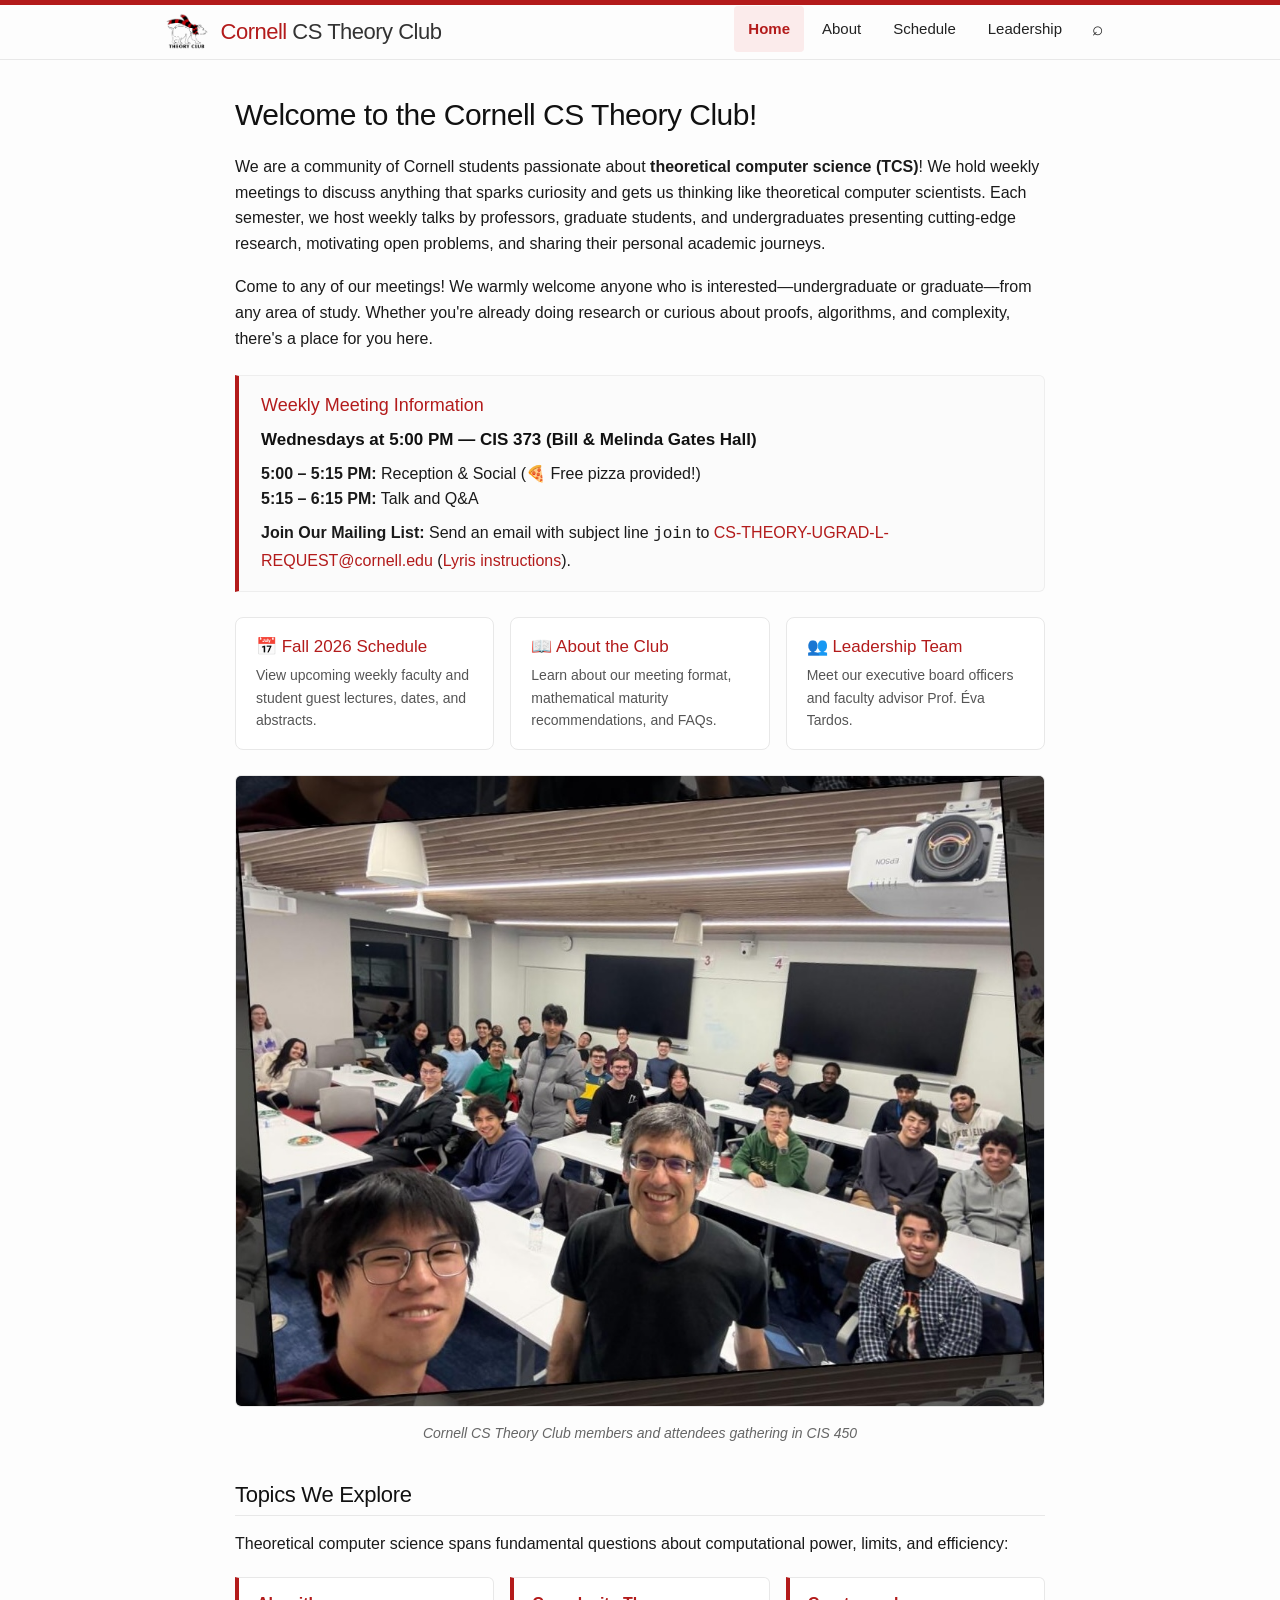
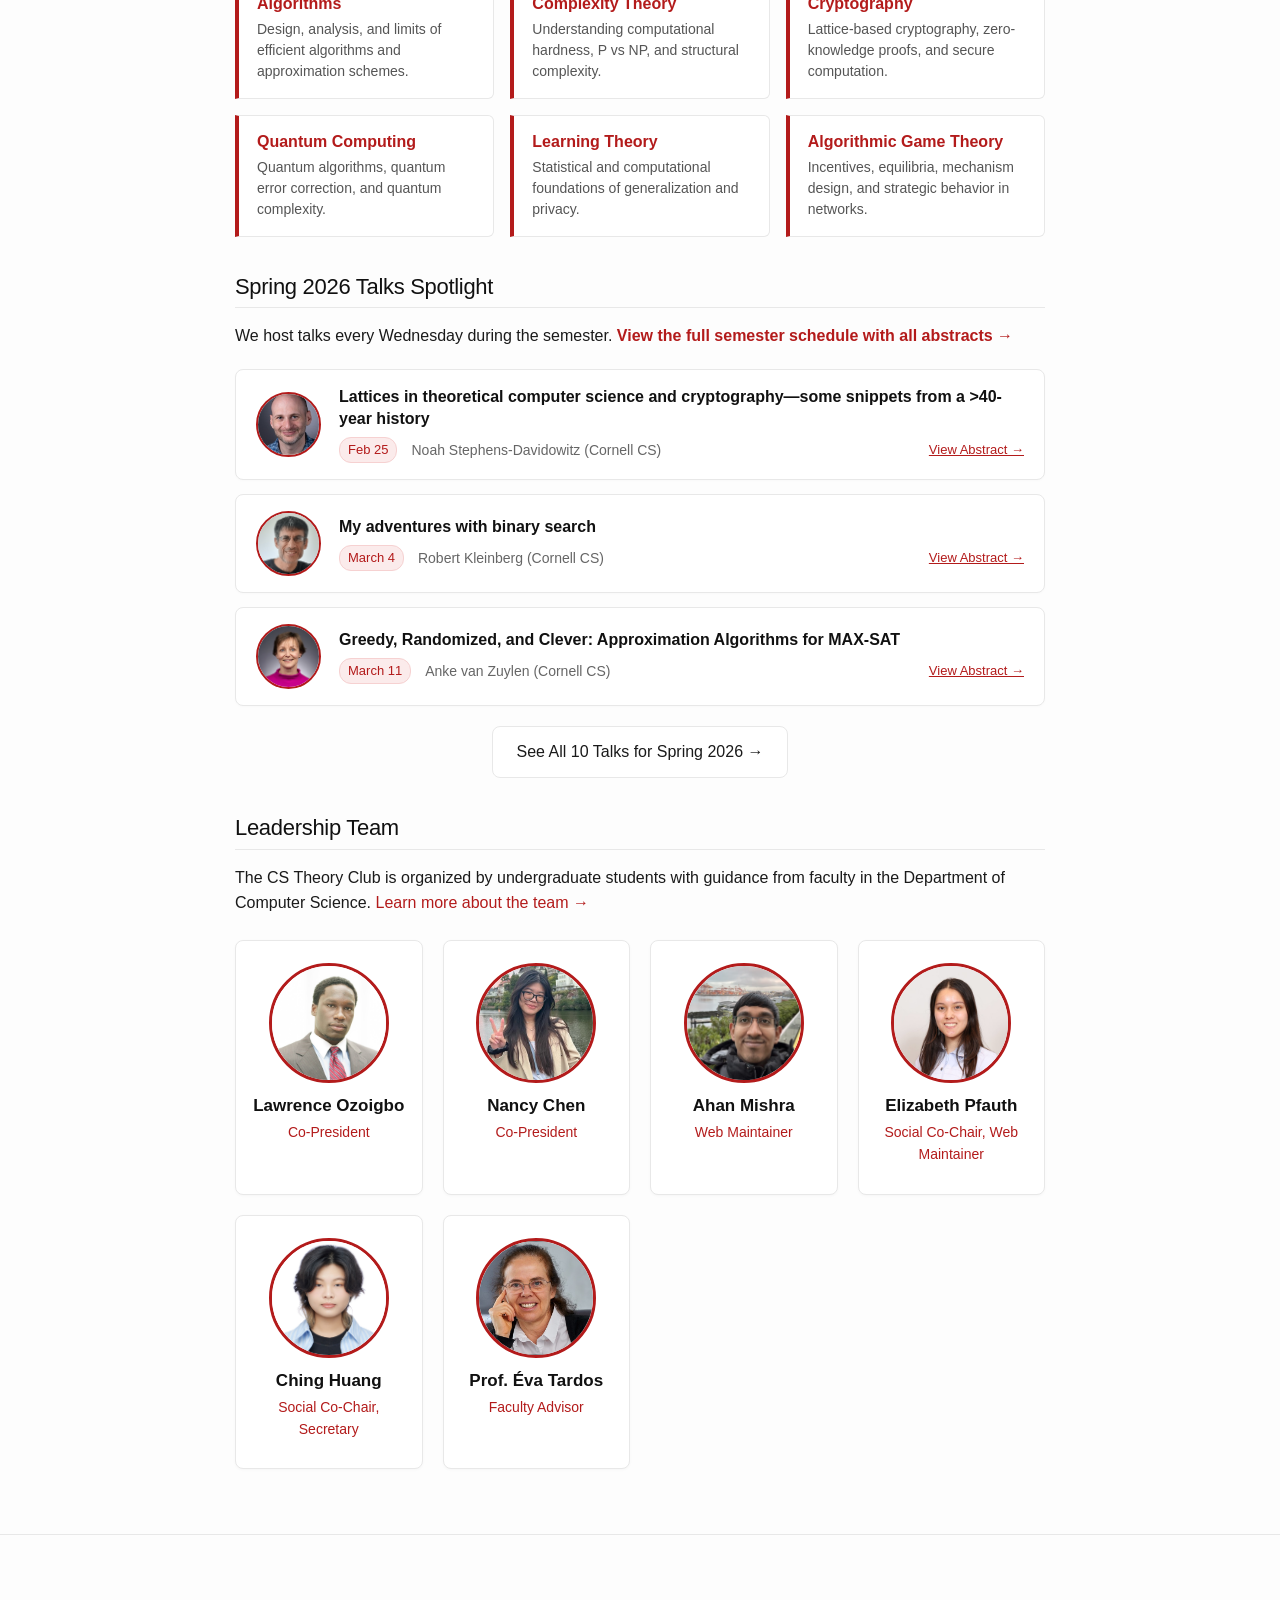
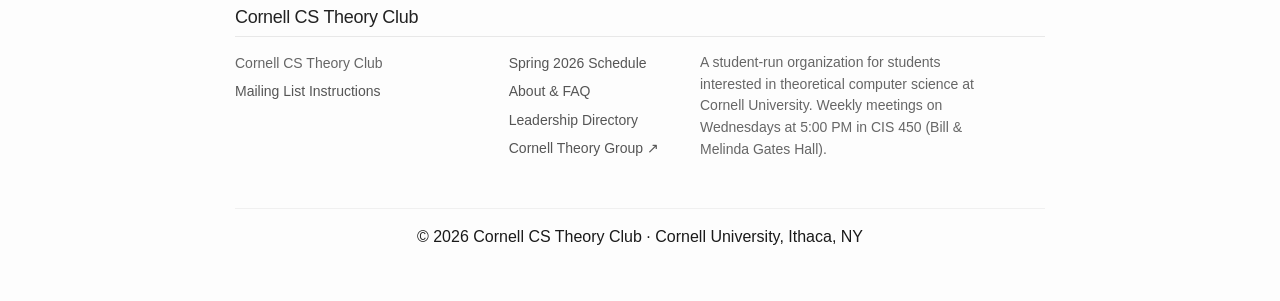
<file: index.html>
<!DOCTYPE html>
<html lang="en">
<head>
    <meta charset="utf-8">
    <meta http-equiv="X-UA-Compatible" content="IE=edge">
    <meta name="viewport" content="width=device-width, initial-scale=1">
    <title>Home | Cornell CS Theory Club</title>
    <meta name="description" content="Undergraduates and graduates learning about theoretical computer science at Cornell University. Weekly meetings with faculty/student talks and pizza in CIS 450.">
    <link rel="canonical" href="https://theoryclub.cs.cornell.edu/">
    <link rel="icon" type="image/x-icon" href="favicon.ico">
    <link rel="stylesheet" href="assets/css/main.css">
</head>
<body>
    <!-- Site Header & Navigation Bar (Cornell Physics Wiki Format) -->
    <header class="site-header">
        <nav class="navbar">
            <div class="navbar-container">
                <div class="site-title-container">
                    <a href="index.html"><img src="logo.png" alt="CS Theory Club Logo" class="site-logo"></a>
                    <a class="site-title" rel="author" href="index.html"><span class="cornell">Cornell</span> CS Theory Club</a>
                </div>
                <div class="navbar-contents">
                    <ul>
                        <li class="active"><a href="index.html">Home</a></li>
                        <li><a href="about.html">About</a></li>
                        <li><a href="schedule.html">Schedule</a></li>
                        <li><a href="leadership.html">Leadership</a></li>
                        <li><a href="schedule.html" title="Search talks" class="nav-search-btn">⌕</a></li>
                    </ul>
                </div>
            </div>
        </nav>
    </header>

    <!-- Main Page Content -->
    <main class="page-content" aria-label="Content">
        <div class="wrapper">
            <h1 class="page-heading" id="welcome-to-the-cornell-cs-theory-club">Welcome to the Cornell CS Theory Club!</h1>

            <p>
                We are a community of Cornell students passionate about <strong>theoretical computer science (TCS)</strong>! 
                We hold weekly meetings to discuss anything that sparks curiosity and gets us thinking like theoretical computer scientists. 
                Each semester, we host weekly talks by professors, graduate students, and undergraduates presenting cutting-edge research, 
                motivating open problems, and sharing their personal academic journeys.
            </p>

            <p>
                Come to any of our meetings! We warmly welcome anyone who is interested—undergraduate or graduate—from any area of study. 
                Whether you're already doing research or curious about proofs, algorithms, and complexity, there's a place for you here.
            </p>

            <!-- Meeting Info Callout Box -->
            <div class="info-box" id="meeting-info">
                <h3>Weekly Meeting Information</h3>
                <p class="meeting-highlight">Wednesdays at 5:00 PM — CIS 373 (Bill &amp; Melinda Gates Hall)</p>
                <p>
                    <strong>5:00 – 5:15 PM:</strong> Reception &amp; Social (🍕 Free pizza provided!)<br>
                    <strong>5:15 – 6:15 PM:</strong> Talk and Q&amp;A
                </p>
                <p>
                    <strong>Join Our Mailing List:</strong> Send an email with subject line <code>join</code> to 
                    <a href="mailto:CS-THEORY-UGRAD-L-REQUEST@cornell.edu">CS-THEORY-UGRAD-L-REQUEST@cornell.edu</a> 
                    (<a href="https://it.cornell.edu/lyris/join-e-lists-lyris" target="_blank" rel="noopener">Lyris instructions</a>).
                </p>
            </div>

            <!-- Quick Navigation Grid -->
            <div class="action-grid">
                <a href="schedule.html" class="action-card">
                    <h3>📅 Fall 2026 Schedule</h3>
                    <p>View upcoming weekly faculty and student guest lectures, dates, and abstracts.</p>
                </a>
                <a href="about.html" class="action-card">
                    <h3>📖 About the Club</h3>
                    <p>Learn about our meeting format, mathematical maturity recommendations, and FAQs.</p>
                </a>
                <a href="leadership.html" class="action-card">
                    <h3>👥 Leadership Team</h3>
                    <p>Meet our executive board officers and faculty advisor Prof. Éva Tardos.</p>
                </a>
            </div>

            <!-- Club Photo -->
            <figure>
                <img src="club1.jpg" alt="Cornell CS Theory Club Meeting in CIS 450">
                <figcaption>Cornell CS Theory Club members and attendees gathering in CIS 450</figcaption>
            </figure>

            <!-- Topics We Explore -->
            <h2 id="topics-we-explore">Topics We Explore</h2>
            <p>Theoretical computer science spans fundamental questions about computational power, limits, and efficiency:</p>
            <div class="topics-grid">
                <div class="topic-item">
                    <h4>Algorithms</h4>
                    <p>Design, analysis, and limits of efficient algorithms and approximation schemes.</p>
                </div>
                <div class="topic-item">
                    <h4>Complexity Theory</h4>
                    <p>Understanding computational hardness, P vs NP, and structural complexity.</p>
                </div>
                <div class="topic-item">
                    <h4>Cryptography</h4>
                    <p>Lattice-based cryptography, zero-knowledge proofs, and secure computation.</p>
                </div>
                <div class="topic-item">
                    <h4>Quantum Computing</h4>
                    <p>Quantum algorithms, quantum error correction, and quantum complexity.</p>
                </div>
                <div class="topic-item">
                    <h4>Learning Theory</h4>
                    <p>Statistical and computational foundations of generalization and privacy.</p>
                </div>
                <div class="topic-item">
                    <h4>Algorithmic Game Theory</h4>
                    <p>Incentives, equilibria, mechanism design, and strategic behavior in networks.</p>
                </div>
            </div>

            <!-- Recent & Upcoming Talks Spotlight -->
            <h2 id="talks-spotlight">Spring 2026 Talks Spotlight</h2>
            <p>
                We host talks every Wednesday during the semester. 
                <a href="schedule.html"><strong>View the full semester schedule with all abstracts &rarr;</strong></a>
            </p>

            <div class="talk-list">
                <div class="talk-card"
                    data-name="Noah Stephens-Davidowitz"
                    data-bio="Noah Stephens-Davidowitz is an assistant professor in the Department of Computer Science, and a member of the applied math field and the mathematics field. His research to date has focused primarily on the study of lattices. He is also interested more broadly in theoretical computer science, cryptography, and geometry."
                    data-abstract="We will try to tell some of the story of lattices in theoretical computer science and cryptography.

We start with (1) the celebrated LLL algorithm from 1982—an incredibly useful algorithm that solves a seemingly not-so-useful problem—and the central role that lattices played in breaking many early cryptographic schemes.

We will then move to (2) Ajtai's amazing worst-case to average-case reduction from 1996, showing how to build secure secret-key cryptography under the assumption that a certain *worst-case* *approximate* lattice problem is hard. We will then see how around the same time, (3) Ajtai proved that the exact version of this problem was NP-hard (resolving a decades-old open question), which was followed by a series of NP-hardness of approximation results with progressively larger approximation factors. Together, these results led to speculation and hope that lattice techniques might lead us to one of the holy grails of cryptography: proof that cryptography exists under the minimal assumption that BPP =/= NP---all one had to do was show NP-hardness for an approximation factor large enough to be compatible with Ajtai's worst-case to average-case reduction!

This hope was basically quashed by (4) Goldreich and Goldwasser's simple and elegant 1998 proof system for approximate lattice problems, suggesting that NP-hardness was unlikely.  Though this result largely ruled out a very exciting line of research, it also introduced powerful and beautiful tools that have found innumerable applications in lattice cryptography and beyond.

Finally, we will discuss (5) Regev's worst-case to average-case reduction from 2005, showing how to build secure *public-key* cryptography, again under the assumption that a certain worst-case approximate lattice problem is hard. This result led to a revolution in cryptography, with applications ranging from fully homomorphic encryption to the post-quantum cryptographic schemes that will be running the internet shortly.

And, time permitting, I'll say a bit about my own work in this field."
                >
                    <img src="speakers/2-25.jpg" alt="Noah Stephens-Davidowitz">
                    <div class="talk-content">
                        <div class="talk-title">Lattices in theoretical computer science and cryptography—some snippets from a &gt;40-year history</div>
                        <div class="talk-meta">
                            <span class="tag carnelian">Feb 25</span>
                            <span>Noah Stephens-Davidowitz (Cornell CS)</span>
                            <span class="talk-details-btn">View Abstract &rarr;</span>
                        </div>
                    </div>
                </div>

                <div class="talk-card"
                    data-name="Robert Kleinberg"
                    data-bio="Robert Kleinberg is a professor of computer science at Cornell University and a member of the field of information science. His research studies the design and analysis of algorithms and their applications to electronic commerce, networking, information retrieval, and other areas. Prior to receiving his doctorate from the Massachusetts Institute of Technology in 2005, Kleinberg spent three years at Akamai Technologies, where he assisted in designing the world's largest Internet Content Delivery Network. He is the recipient of a Microsoft Research New Faculty Fellowship, an Alfred P. Sloan Foundation Fellowship, and an NSF CAREER Award."
                    data-abstract="Binary search is the most elementary example of an algorithm that achieves an exponential speed-up over brute-force search. For this reason, it is both a textbook example in introductory CS courses and an indispensable ingredient in more sophisticated algorithms. The analysis of binary search captures (with precisely matching upper and lower bounds) the query complexity of locating an element in an ordered list. What more is there to say about binary search? 

In this talk, I'll discuss three tweaks on the binary search problem that, surprisingly, remained unanswered until the twenty-first century. All three examples are drawn from my own research. The first part of the talk revisits binary search with an asymmetric loss function motivated by dynamic pricing. The second part of the talk concerns noisy binary search, where the algorithm must be made robust against incorrect responses to some of its queries."
                >
                    <img src="speakers/3-4.png" alt="Robert Kleinberg">
                    <div class="talk-content">
                        <div class="talk-title">My adventures with binary search</div>
                        <div class="talk-meta">
                            <span class="tag carnelian">March 4</span>
                            <span>Robert Kleinberg (Cornell CS)</span>
                            <span class="talk-details-btn">View Abstract &rarr;</span>
                        </div>
                    </div>
                </div>

                <div class="talk-card"
                    data-name="Anke van Zuylen"
                    data-bio="Anke van Zuylen is a teaching professor in the Department of Computer Science. Her research interests are in combinatorial optimization. She designs and analyzes algorithms for optimization problems arising in areas such as: information science, in particular, aggregating inconsistent structured information; network design, scheduling and logistics, and computational biology."
                    data-abstract="The <strong>Maximum Satisfiability (MAX-SAT)</strong> problem is a fundamental problem of theoretical computer science: given a Boolean formula, the goal is to assign truth values to the variables so that as many clauses as possible are satisfied. MAX-SAT is NP-hard, meaning (informally) that we do not expect an efficient algorithm that always finds the optimal assignment. Yet the problem is not hopeless. Because MAX-SAT appears throughout optimization, constraint solving, AI, and verification, understanding how to find <em>good</em> solutions efficiently is both practically valuable and theoretically interesting.

In this talk, we begin by setting up the MAX-SAT problem and discussing what NP-hardness means in this context. We then explore how to design algorithms that run in polynomial time and still guarantee a large (compared to the maximum possible) number of satisfied clauses. Two simple and natural approaches—one <strong>greedy</strong>, one <strong>randomized</strong>—already give simple <strong>1/2-approximation</strong> algorithms, and their analyses introduce the central ideas of <strong>approximation algorithms</strong>.

From there, we turn to what is known about pushing these guarantees further. We will highlight some results from the literature and then take a closer look at a particularly elegant algorithm of <strong>Buchbinder</strong>, <strong>Feldman</strong>, <strong>Naor</strong>, and <strong>Schwartz</strong>, which combines two versions of the simple greedy heuristic with randomization in a clever way. We discuss an analysis of this algorithm due to myself and <strong>Poloczek</strong> and <strong>Williamson</strong>, showing that it satisfies <strong>at least 75% of the optimal number of clauses in expectation</strong>. The talk requires no prior background in complexity theory and aims to give an intuitive introduction to how simple ideas—when combined cleverly—can sometimes lead to strong approximation guarantees."
                >
                    <img src="speakers/3-11.png" alt="Anke van Zuylen">
                    <div class="talk-content">
                        <div class="talk-title">Greedy, Randomized, and Clever: Approximation Algorithms for MAX-SAT</div>
                        <div class="talk-meta">
                            <span class="tag carnelian">March 11</span>
                            <span>Anke van Zuylen (Cornell CS)</span>
                            <span class="talk-details-btn">View Abstract &rarr;</span>
                        </div>
                    </div>
                </div>
            </div>

            <p style="text-align: center; margin-top: 20px;">
                <a href="schedule.html" class="action-card" style="display: inline-block; padding: 12px 24px; font-weight: 500;">
                    See All 10 Talks for Spring 2026 &rarr;
                </a>
            </p>

            <!-- Leadership Preview -->
            <h2 id="leadership-team">Leadership Team</h2>
            <p>
                The CS Theory Club is organized by undergraduate students with guidance from faculty in the Department of Computer Science. 
                <a href="leadership.html">Learn more about the team &rarr;</a>
            </p>
            <div class="leadership-grid">
                <div class="leadership-card">
                    <div class="leadership-img-wrapper">
                        <img src="leadership/lawrence.jpg" alt="Lawrence Ozoigbo">
                    </div>
                    <h4>Lawrence Ozoigbo</h4>
                    <p class="role">Co-President</p>
                </div>
                <div class="leadership-card">
                    <div class="leadership-img-wrapper">
                        <img src="leadership/nancy.JPG" alt="Nancy Chen" class="zoom-nancy">
                    </div>
                    <h4>Nancy Chen</h4>
                    <p class="role">Co-President</p>
                </div>
                <div class="leadership-card">
                    <div class="leadership-img-wrapper">
                        <img src="leadership/ahan.JPG" alt="Ahan Mishra" class="zoom-ahan">
                    </div>
                    <h4>Ahan Mishra</h4>
                    <p class="role">Web Maintainer</p>
                </div>
                <div class="leadership-card">
                    <div class="leadership-img-wrapper">
                        <img src="leadership/elizabeth.jpg" alt="Elizabeth Pfauth" class="zoom-elizabeth">
                    </div>
                    <h4>Elizabeth Pfauth</h4>
                    <p class="role">Social Co-Chair, Web Maintainer</p>
                </div>
                <div class="leadership-card">
                    <div class="leadership-img-wrapper">
                        <img src="leadership/ching.jpg" alt="Ching Huang">
                    </div>
                    <h4>Ching Huang</h4>
                    <p class="role">Social Co-Chair, Secretary</p>
                </div>
                <div class="leadership-card">
                    <div class="leadership-img-wrapper">
                        <img src="leadership/tardos.jpg" alt="Prof. Éva Tardos">
                    </div>
                    <h4>Prof. Éva Tardos</h4>
                    <p class="role">Faculty Advisor</p>
                </div>
            </div>

        </div>
    </main>

    <!-- Modal Dialog for Talk Details -->
    <div id="speaker-modal" class="modal" role="dialog" aria-modal="true" aria-labelledby="modal-name">
        <div class="modal-content">
            <span class="close" aria-label="Close">&times;</span>
            <h2 id="modal-name"></h2>
            <h3>Biography</h3>
            <p id="modal-bio"></p>
            <h3>Talk Abstract</h3>
            <p id="modal-abstract"></p>
        </div>
    </div>

    <!-- Site Footer (Cornell Physics Wiki Format) -->
    <footer class="site-footer h-card">
        <data class="u-url" href="index.html"></data>
        <div class="wrapper">
            <h2 class="footer-heading">Cornell CS Theory Club</h2>
            <div class="footer-col-wrapper">
                <div class="footer-col footer-col-1">
                    <ul class="contact-list">
                        <li class="p-name">Cornell CS Theory Club</li>
                        <li><a href="https://it.cornell.edu/lyris/join-e-lists-lyris" target="_blank" rel="noopener">Mailing List Instructions</a></li>
                    </ul>
                </div>
                <div class="footer-col footer-col-2">
                    <ul class="footer-links">
                        <li><a href="schedule.html">Spring 2026 Schedule</a></li>
                        <li><a href="about.html">About &amp; FAQ</a></li>
                        <li><a href="leadership.html">Leadership Directory</a></li>
                        <li><a href="https://www.cs.cornell.edu/research/theory" target="_blank" rel="noopener">Cornell Theory Group ↗</a></li>
                    </ul>
                </div>
                <div class="footer-col footer-col-3">
                    <p>
                        A student-run organization for students interested in theoretical computer science at Cornell University. 
                        Weekly meetings on Wednesdays at 5:00 PM in CIS 450 (Bill &amp; Melinda Gates Hall).
                    </p>
                </div>
            </div>
            <div class="footer-bottom">
                <p>&copy; 2026 Cornell CS Theory Club &middot; Cornell University, Ithaca, NY</p>
            </div>
        </div>
    </footer>

    <!-- Interactive Modal Script -->
    <script>
        const modal = document.getElementById("speaker-modal");
        const modalName = document.getElementById("modal-name");
        const modalBio = document.getElementById("modal-bio");
        const modalAbstract = document.getElementById("modal-abstract");
        const closeBtn = document.querySelector(".close");

        document.querySelectorAll(".talk-card").forEach((talk) => {
            talk.addEventListener("click", () => {
                modalName.textContent = talk.dataset.name;
                modalBio.innerHTML = talk.dataset.bio;
                modalAbstract.innerHTML = talk.dataset.abstract;
                modal.style.display = "block";
            });
        });

        closeBtn.onclick = () => (modal.style.display = "none");
        window.onclick = (e) => {
            if (e.target === modal) modal.style.display = "none";
        };
        window.addEventListener("keydown", (e) => {
            if (e.key === "Escape" && modal.style.display === "block") {
                modal.style.display = "none";
            }
        });
    </script>
</body>
</html>
</file>
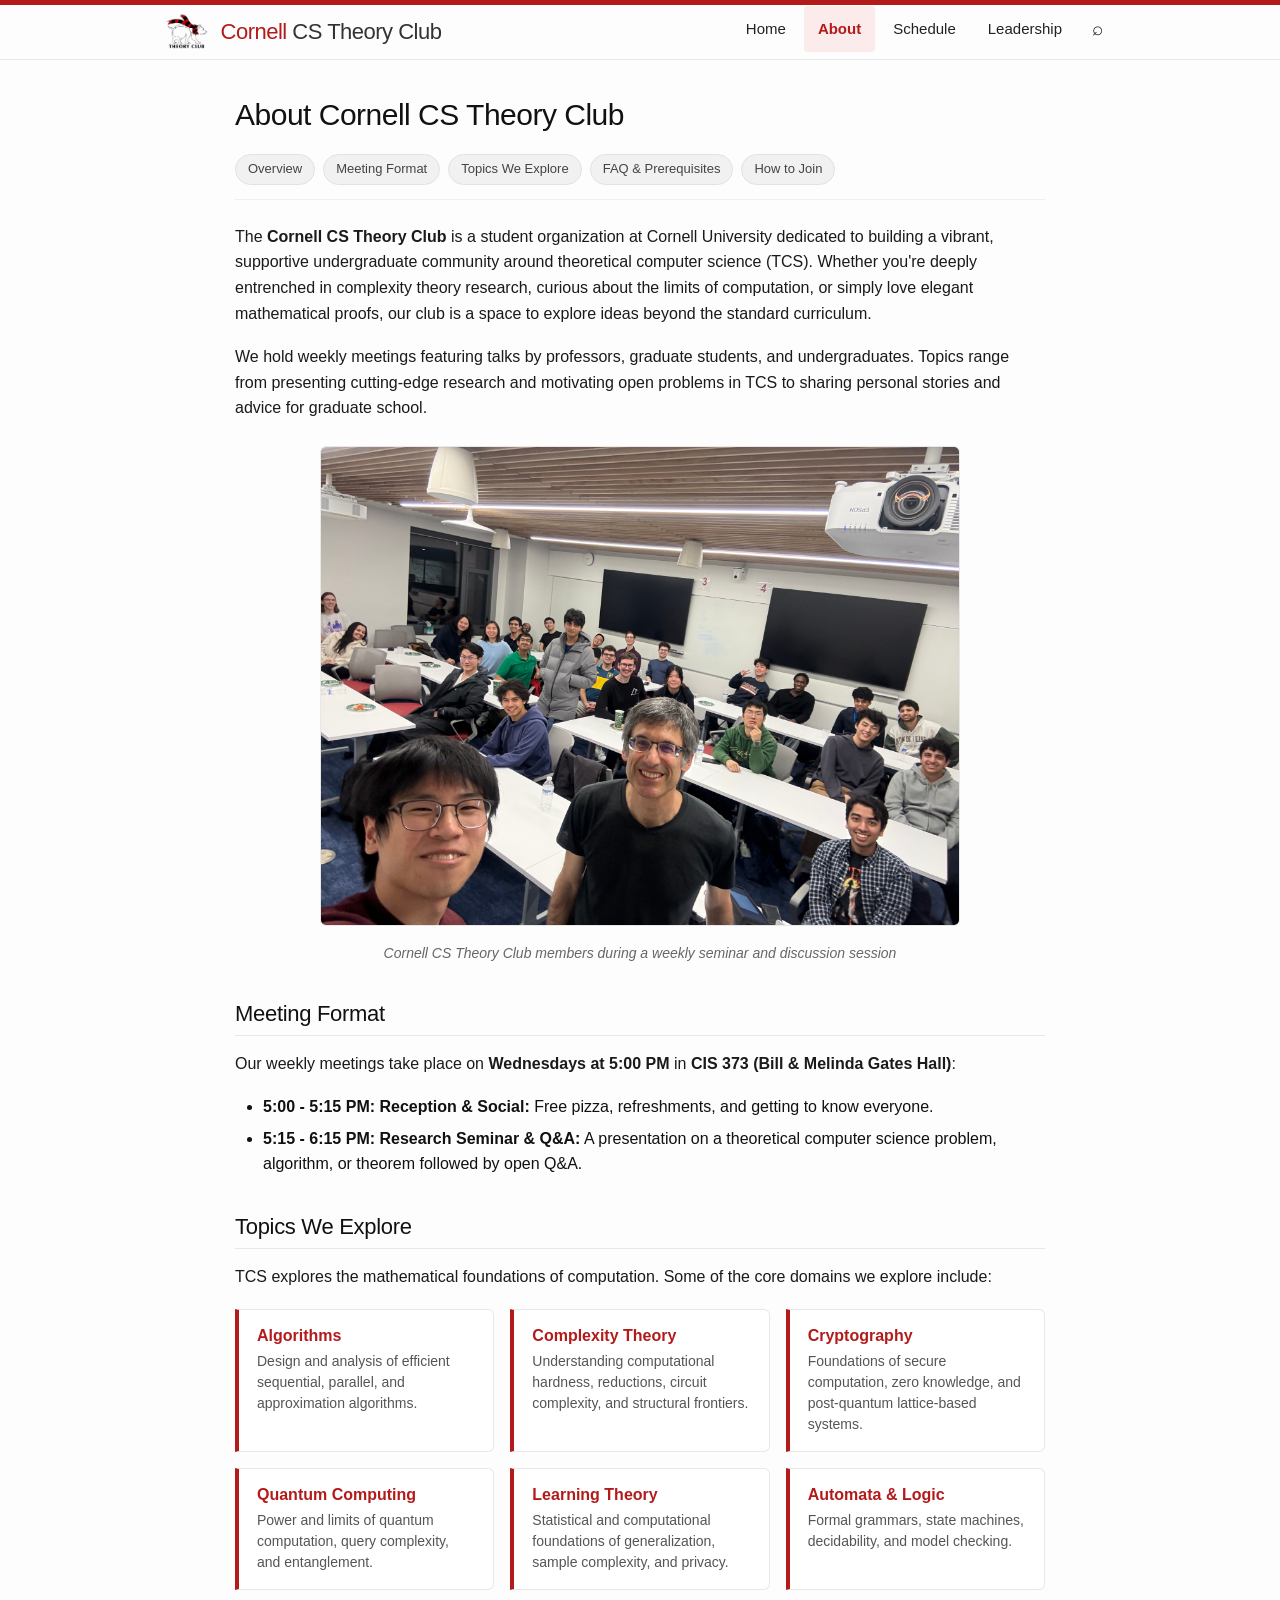
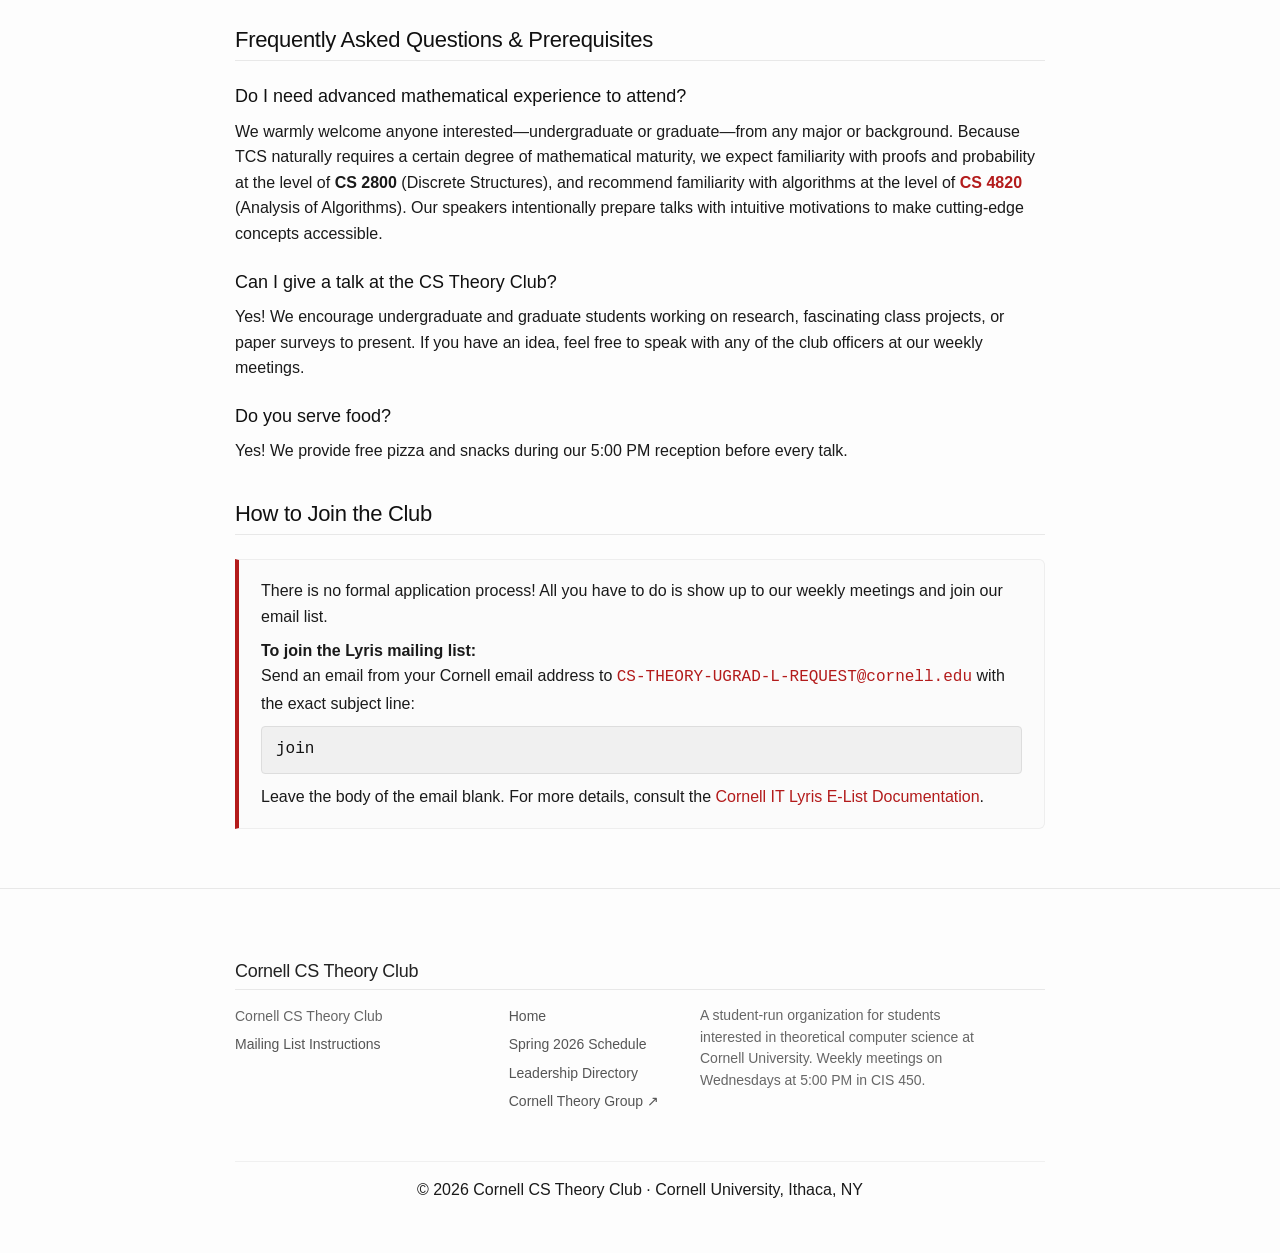
<file: about.html>
<!DOCTYPE html>
<html lang="en">
<head>
    <meta charset="utf-8">
    <meta http-equiv="X-UA-Compatible" content="IE=edge">
    <meta name="viewport" content="width=device-width, initial-scale=1">
    <title>About Us | Cornell CS Theory Club</title>
    <meta name="description" content="Learn about the Cornell CS Theory Club, meeting formats, mathematical prerequisites, and how to get involved.">
    <link rel="canonical" href="https://theoryclub.cs.cornell.edu/about.html">
    <link rel="icon" type="image/x-icon" href="favicon.ico">
    <link rel="stylesheet" href="assets/css/main.css">
</head>
<body>
    <!-- Site Header & Navigation Bar -->
    <header class="site-header">
        <nav class="navbar">
            <div class="navbar-container">
                <div class="site-title-container">
                    <a href="index.html"><img src="logo.png" alt="CS Theory Club Logo" class="site-logo"></a>
                    <a class="site-title" rel="author" href="index.html"><span class="cornell">Cornell</span> CS Theory Club</a>
                </div>
                <div class="navbar-contents">
                    <ul>
                        <li><a href="index.html">Home</a></li>
                        <li class="active"><a href="about.html">About</a></li>
                        <li><a href="schedule.html">Schedule</a></li>
                        <li><a href="leadership.html">Leadership</a></li>
                        <li><a href="schedule.html" title="Search talks" class="nav-search-btn">⌕</a></li>
                    </ul>
                </div>
            </div>
        </nav>
    </header>

    <!-- Main Page Content -->
    <main class="page-content" aria-label="Content">
        <div class="wrapper">
            <h1 class="page-heading" id="overview">About Cornell CS Theory Club</h1>

            <div class="subnav-pills">
                <a href="#overview">Overview</a>
                <a href="#meetings">Meeting Format</a>
                <a href="#topics">Topics We Explore</a>
                <a href="#faq">FAQ &amp; Prerequisites</a>
                <a href="#join">How to Join</a>
            </div>

            <p>
                The <strong>Cornell CS Theory Club</strong> is a student organization at Cornell University dedicated to building a vibrant, 
                supportive undergraduate community around theoretical computer science (TCS). 
                Whether you're deeply entrenched in complexity theory research, curious about the limits of computation, or simply love elegant mathematical proofs, 
                our club is a space to explore ideas beyond the standard curriculum.
            </p>

            <p>
                We hold weekly meetings featuring talks by professors, graduate students, and undergraduates. 
                Topics range from presenting cutting-edge research and motivating open problems in TCS to sharing personal stories and advice for graduate school.
            </p>

            <figure>
                <img src="club2.jpg" alt="CS Theory Club Discussion" style="max-height: 480px; object-fit: cover;">
                <figcaption>Cornell CS Theory Club members during a weekly seminar and discussion session</figcaption>
            </figure>

            <!-- Meeting Format -->
            <h2 id="meetings">Meeting Format</h2>
            <p>Our weekly meetings take place on <strong>Wednesdays at 5:00 PM</strong> in <strong>CIS 373 (Bill &amp; Melinda Gates Hall)</strong>:</p>

            <ul>
                <li><strong>5:00 - 5:15 PM: Reception &amp; Social:</strong> Free pizza, refreshments, and getting to know everyone.</li>
                <li><strong>5:15 - 6:15 PM: Research Seminar &amp; Q&amp;A:</strong> A presentation on a theoretical computer science problem, algorithm, or theorem followed by open Q&amp;A.</li>
            </ul>

            <!-- Topics We Explore -->
            <h2 id="topics">Topics We Explore</h2>
            <p>
                TCS explores the mathematical foundations of computation. Some of the core domains we explore include:
            </p>

            <div class="topics-grid">
                <div class="topic-item">
                    <h4>Algorithms</h4>
                    <p>Design and analysis of efficient sequential, parallel, and approximation algorithms.</p>
                </div>
                <div class="topic-item">
                    <h4>Complexity Theory</h4>
                    <p>Understanding computational hardness, reductions, circuit complexity, and structural frontiers.</p>
                </div>
                <div class="topic-item">
                    <h4>Cryptography</h4>
                    <p>Foundations of secure computation, zero knowledge, and post-quantum lattice-based systems.</p>
                </div>
                <div class="topic-item">
                    <h4>Quantum Computing</h4>
                    <p>Power and limits of quantum computation, query complexity, and entanglement.</p>
                </div>
                <div class="topic-item">
                    <h4>Learning Theory</h4>
                    <p>Statistical and computational foundations of generalization, sample complexity, and privacy.</p>
                </div>
                <div class="topic-item">
                    <h4>Automata &amp; Logic</h4>
                    <p>Formal grammars, state machines, decidability, and model checking.</p>
                </div>
            </div>

            <!-- Mathematical Maturity & Prerequisites -->
            <h2 id="faq">Frequently Asked Questions &amp; Prerequisites</h2>

            <h3>Do I need advanced mathematical experience to attend?</h3>
            <p>
                We warmly welcome anyone interested—undergraduate or graduate—from any major or background. 
                Because TCS naturally requires a certain degree of mathematical maturity, we expect familiarity with proofs and probability 
                at the level of <strong>CS 2800</strong> (Discrete Structures), and recommend familiarity with algorithms 
                at the level of <strong><a href="https://www.cs.cornell.edu/courses/cs4820/2025sp/lectures/" target="_blank" rel="noopener">CS 4820</a></strong> (Analysis of Algorithms).
                Our speakers intentionally prepare talks with intuitive motivations to make cutting-edge concepts accessible.
            </p>

            <h3>Can I give a talk at the CS Theory Club?</h3>
            <p>
                Yes! We encourage undergraduate and graduate students working on research, fascinating class projects, or paper surveys to present. 
                If you have an idea, feel free to speak with any of the club officers at our weekly meetings.
            </p>

            <h3>Do you serve food?</h3>
            <p>
                Yes! We provide free pizza and snacks during our 5:00 PM reception before every talk.
            </p>

            <!-- How to Join -->
            <h2 id="join">How to Join the Club</h2>
            <div class="info-box">
                <p>
                    There is no formal application process! All you have to do is show up to our weekly meetings and join our email list.
                </p>
                <p>
                    <strong>To join the Lyris mailing list:</strong><br>
                    Send an email from your Cornell email address to 
                    <a href="mailto:CS-THEORY-UGRAD-L-REQUEST@cornell.edu?subject=join"><code>CS-THEORY-UGRAD-L-REQUEST@cornell.edu</code></a> 
                    with the exact subject line:
                </p>
                <pre style="background: #f0f0f0; padding: 10px 14px; border-radius: 4px; border: 1px solid #ddd; margin: 10px 0;">join</pre>
                <p>
                    Leave the body of the email blank. For more details, consult the 
                    <a href="https://it.cornell.edu/lyris/join-e-lists-lyris" target="_blank" rel="noopener">Cornell IT Lyris E-List Documentation</a>.
                </p>
            </div>

        </div>
    </main>

    <!-- Site Footer -->
    <footer class="site-footer h-card">
        <data class="u-url" href="about.html"></data>
        <div class="wrapper">
            <h2 class="footer-heading">Cornell CS Theory Club</h2>
            <div class="footer-col-wrapper">
                <div class="footer-col footer-col-1">
                    <ul class="contact-list">
                        <li class="p-name">Cornell CS Theory Club</li>
                        <li><a href="https://it.cornell.edu/lyris/join-e-lists-lyris" target="_blank" rel="noopener">Mailing List Instructions</a></li>
                    </ul>
                </div>
                <div class="footer-col footer-col-2">
                    <ul class="footer-links">
                        <li><a href="index.html">Home</a></li>
                        <li><a href="schedule.html">Spring 2026 Schedule</a></li>
                        <li><a href="leadership.html">Leadership Directory</a></li>
                        <li><a href="https://www.cs.cornell.edu/research/theory" target="_blank" rel="noopener">Cornell Theory Group ↗</a></li>
                    </ul>
                </div>
                <div class="footer-col footer-col-3">
                    <p>
                        A student-run organization for students interested in theoretical computer science at Cornell University. 
                        Weekly meetings on Wednesdays at 5:00 PM in CIS 450.
                    </p>
                </div>
            </div>
            <div class="footer-bottom">
                <p>&copy; 2026 Cornell CS Theory Club &middot; Cornell University, Ithaca, NY</p>
            </div>
        </div>
    </footer>
</body>
</html>
</file>
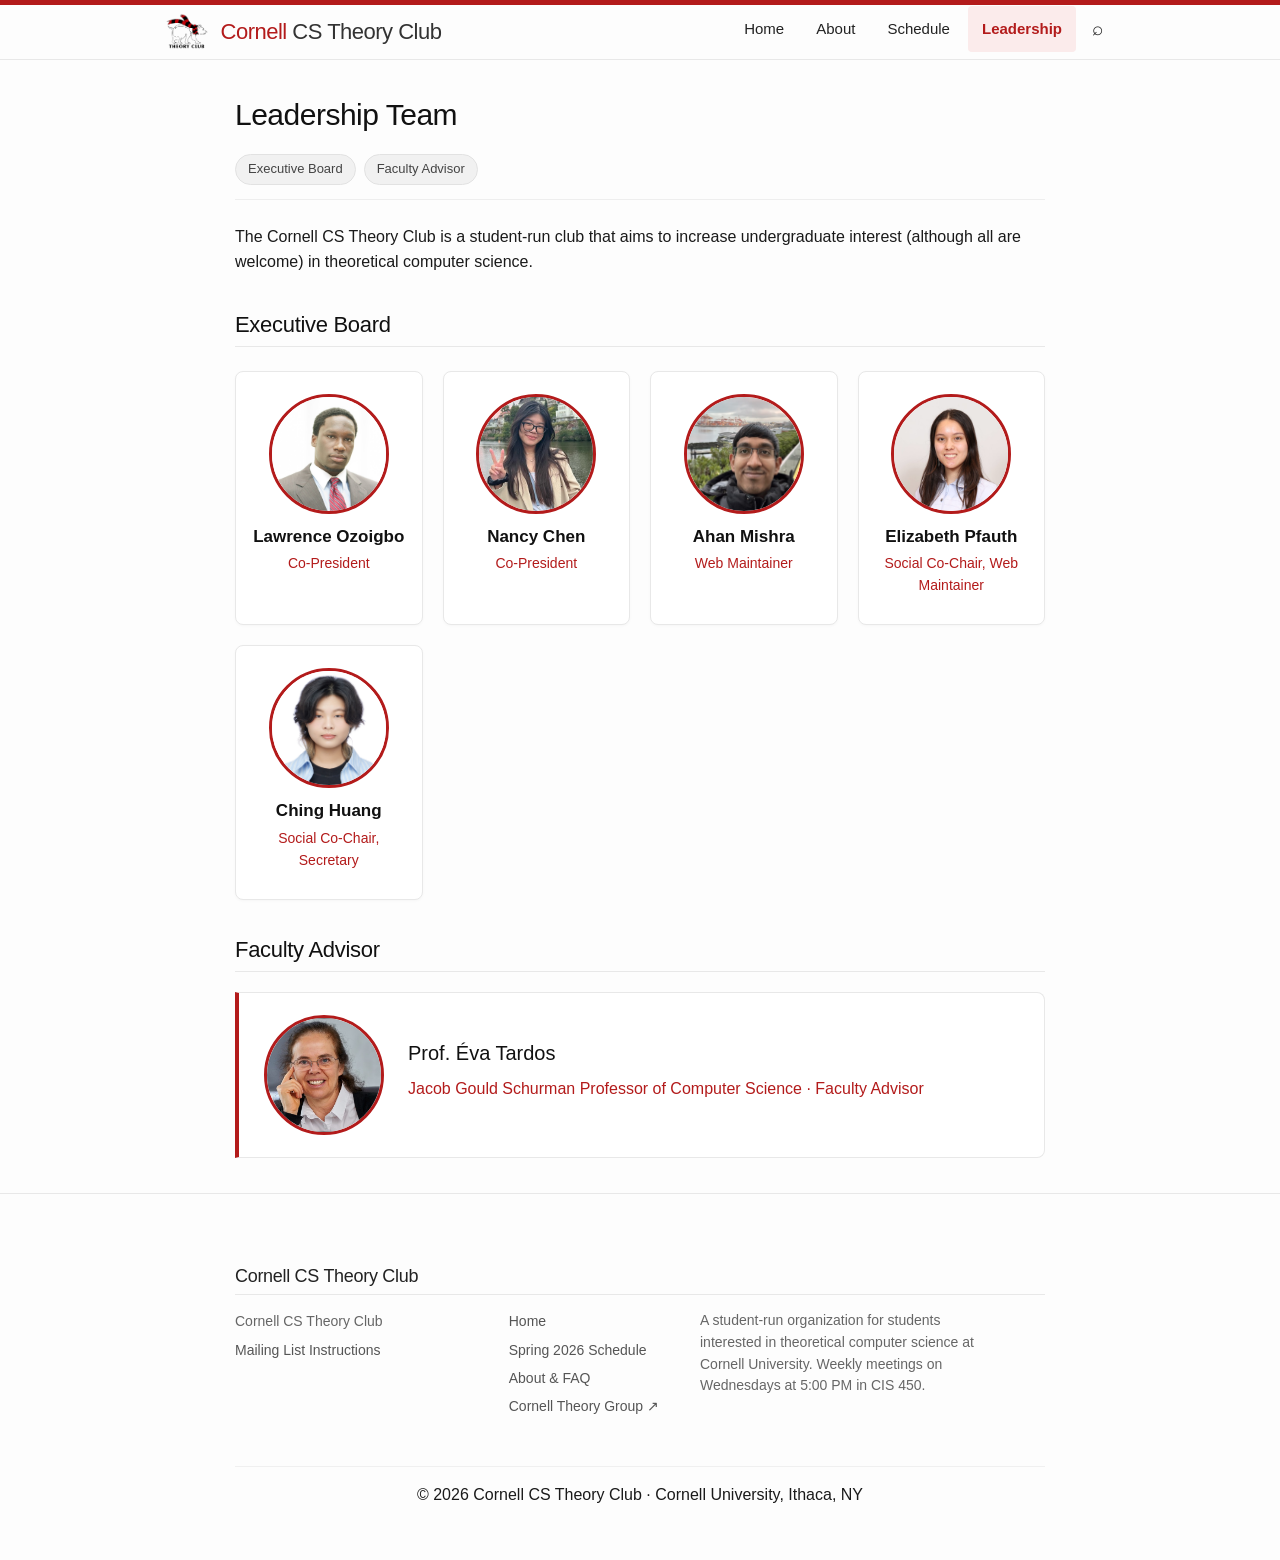
<file: leadership.html>
<!DOCTYPE html>
<html lang="en">
<head>
    <meta charset="utf-8">
    <meta http-equiv="X-UA-Compatible" content="IE=edge">
    <meta name="viewport" content="width=device-width, initial-scale=1">
    <title>Leadership Team | Cornell CS Theory Club</title>
    <meta name="description" content="Meet the leadership team and faculty advisor of the Cornell CS Theory Club.">
    <link rel="canonical" href="https://theoryclub.cs.cornell.edu/leadership.html">
    <link rel="icon" type="image/x-icon" href="favicon.ico">
    <link rel="stylesheet" href="assets/css/main.css">
</head>
<body>
    <!-- Site Header & Navigation Bar -->
    <header class="site-header">
        <nav class="navbar">
            <div class="navbar-container">
                <div class="site-title-container">
                    <a href="index.html"><img src="logo.png" alt="CS Theory Club Logo" class="site-logo"></a>
                    <a class="site-title" rel="author" href="index.html"><span class="cornell">Cornell</span> CS Theory Club</a>
                </div>
                <div class="navbar-contents">
                    <ul>
                        <li><a href="index.html">Home</a></li>
                        <li><a href="about.html">About</a></li>
                        <li><a href="schedule.html">Schedule</a></li>
                        <li class="active"><a href="leadership.html">Leadership</a></li>
                        <li><a href="schedule.html" title="Search talks" class="nav-search-btn">⌕</a></li>
                    </ul>
                </div>
            </div>
        </nav>
    </header>

    <!-- Main Page Content -->
    <main class="page-content" aria-label="Content">
        <div class="wrapper">
            <h1 class="page-heading">Leadership Team</h1>

            <div class="subnav-pills">
                <a href="#officers">Executive Board</a>
                <a href="#advisor">Faculty Advisor</a>
            </div>

            <p>
                The Cornell CS Theory Club is a student-run club that aims to increase undergraduate interest (although all are welcome) in theoretical computer science.
            </p>

            <!-- Executive Board -->
            <h2 id="officers">Executive Board</h2>
            <div class="leadership-grid">
                <div class="leadership-card">
                    <div class="leadership-img-wrapper">
                        <img src="leadership/lawrence.jpg" alt="Lawrence Ozoigbo">
                    </div>
                    <h4>Lawrence Ozoigbo</h4>
                    <p class="role">Co-President</p>
                </div>

                <div class="leadership-card">
                    <div class="leadership-img-wrapper">
                        <img src="leadership/nancy.JPG" alt="Nancy Chen" class="zoom-nancy">
                    </div>
                    <h4>Nancy Chen</h4>
                    <p class="role">Co-President</p>
                </div>

                <div class="leadership-card">
                    <div class="leadership-img-wrapper">
                        <img src="leadership/ahan.JPG" alt="Ahan Mishra" class="zoom-ahan">
                    </div>
                    <h4>Ahan Mishra</h4>
                    <p class="role">Web Maintainer</p>
                </div>

                <div class="leadership-card">
                    <div class="leadership-img-wrapper">
                        <img src="leadership/elizabeth.jpg" alt="Elizabeth Pfauth" class="zoom-elizabeth">
                    </div>
                    <h4>Elizabeth Pfauth</h4>
                    <p class="role">Social Co-Chair, Web Maintainer</p>
                </div>

                <div class="leadership-card">
                    <div class="leadership-img-wrapper">
                        <img src="leadership/ching.jpg" alt="Ching Huang">
                    </div>
                    <h4>Ching Huang</h4>
                    <p class="role">Social Co-Chair, Secretary</p>
                </div>
            </div>

            <!-- Faculty Advisor -->
            <h2 id="advisor">Faculty Advisor</h2>
            <div style="background: #ffffff; border: 1px solid #e8e8e8; border-left: 4px solid #b31b1b; padding: 22px 25px; border-radius: 0 8px 8px 0; margin-top: 20px; display: flex; gap: 24px; align-items: center; flex-wrap: wrap;">
                <div class="leadership-img-wrapper" style="margin: 0; flex-shrink: 0;">
                    <img src="leadership/tardos.jpg" alt="Prof. Éva Tardos">
                </div>
                <div style="flex: 1; min-width: 260px;">
                    <h3 style="margin-top: 0; color: #111111; font-size: 20px;">Prof. Éva Tardos</h3>
                    <p style="color: #b31b1b; font-weight: 500; margin-bottom: 8px;">Jacob Gould Schurman Professor of Computer Science &middot; Faculty Advisor</p>
                </div>
            </div>
        </div>
    </main>

    <!-- Site Footer -->
    <footer class="site-footer h-card">
        <data class="u-url" href="leadership.html"></data>
        <div class="wrapper">
            <h2 class="footer-heading">Cornell CS Theory Club</h2>
            <div class="footer-col-wrapper">
                <div class="footer-col footer-col-1">
                    <ul class="contact-list">
                        <li class="p-name">Cornell CS Theory Club</li>
                        <li><a href="https://it.cornell.edu/lyris/join-e-lists-lyris" target="_blank" rel="noopener">Mailing List Instructions</a></li>
                    </ul>
                </div>
                <div class="footer-col footer-col-2">
                    <ul class="footer-links">
                        <li><a href="index.html">Home</a></li>
                        <li><a href="schedule.html">Spring 2026 Schedule</a></li>
                        <li><a href="about.html">About &amp; FAQ</a></li>
                        <li><a href="https://www.cs.cornell.edu/research/theory" target="_blank" rel="noopener">Cornell Theory Group ↗</a></li>
                    </ul>
                </div>
                <div class="footer-col footer-col-3">
                    <p>
                        A student-run organization for students interested in theoretical computer science at Cornell University. 
                        Weekly meetings on Wednesdays at 5:00 PM in CIS 450.
                    </p>
                </div>
            </div>
            <div class="footer-bottom">
                <p>&copy; 2026 Cornell CS Theory Club &middot; Cornell University, Ithaca, NY</p>
            </div>
        </div>
    </footer>
</body>
</html>
</file>
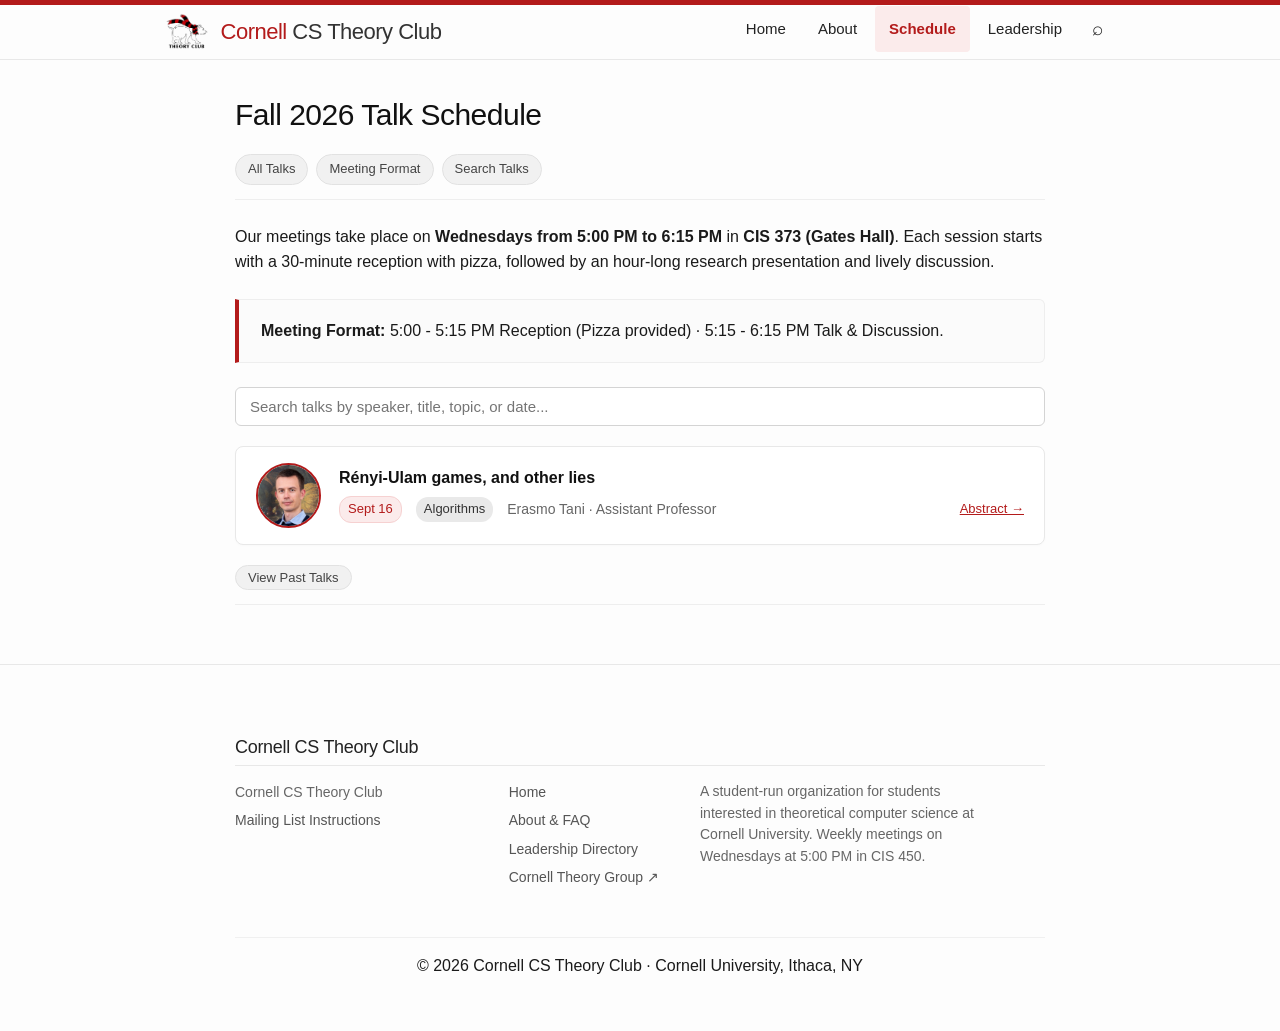
<file: schedule.html>
<!DOCTYPE html>
<html lang="en">
<head>
    <meta charset="utf-8">
    <meta http-equiv="X-UA-Compatible" content="IE=edge">
    <meta name="viewport" content="width=device-width, initial-scale=1">
    <title>Schedule | Cornell CS Theory Club</title>
    <meta name="description" content="Spring 2026 talk schedule for the Cornell CS Theory Club. Weekly faculty, graduate, and undergraduate lectures in theoretical computer science.">
    <link rel="canonical" href="https://theoryclub.cs.cornell.edu/schedule.html">
    <link rel="icon" type="image/x-icon" href="favicon.ico">
    <link rel="stylesheet" href="assets/css/main.css">
</head>
<body>
    <!-- Site Header & Navigation Bar -->
    <header class="site-header">
        <nav class="navbar">
            <div class="navbar-container">
                <div class="site-title-container">
                    <a href="index.html"><img src="logo.png" alt="CS Theory Club Logo" class="site-logo"></a>
                    <a class="site-title" rel="author" href="index.html"><span class="cornell">Cornell</span> CS Theory Club</a>
                </div>
                <div class="navbar-contents">
                    <ul>
                        <li><a href="index.html">Home</a></li>
                        <li><a href="about.html">About</a></li>
                        <li class="active"><a href="schedule.html">Schedule</a></li>
                        <li><a href="leadership.html">Leadership</a></li>
                        <li><a href="schedule.html" title="Search talks" class="nav-search-btn">⌕</a></li>
                    </ul>
                </div>
            </div>
        </nav>
    </header>

    <!-- Main Page Content -->
    <main class="page-content" aria-label="Content">
        <div class="wrapper">
            <h1 class="page-heading">Fall 2026 Talk Schedule</h1>

            <div class="subnav-pills">
                <a href="#curr-speakers" id="all-talks-btn">All Talks</a>
                <a href="#meeting-info">Meeting Format</a>
                <a href="#talk-search">Search Talks</a>
            </div>

            <p>
                Our meetings take place on <strong>Wednesdays from 5:00 PM to 6:15 PM</strong> in <strong>CIS 373 (Gates Hall)</strong>. 
                Each session starts with a 30-minute reception with pizza, followed by an hour-long research presentation and lively discussion.
            </p>

            <div class="info-box" id="meeting-info">
                <p>
                    <strong>Meeting Format:</strong> 5:00 - 5:15 PM Reception (Pizza provided) &middot; 5:15 - 6:15 PM Talk &amp; Discussion.<br>
                </p>
            </div>

            <!-- Search / Filter Box -->
            <div class="search-container">
                <input type="text" id="talk-search" class="search-input" placeholder="Search talks by speaker, title, topic, or date..." aria-label="Search talks">
            </div>

            <!-- Current Talks List-->
            <div class="talk-list" id="curr-speakers">

                <!-- Sept 16 -->
                <div class="talk-card"
                    data-name="Erasmo Tani"
                    data-bio="Erasmo Tani is an assistant teaching professor in the department of Computer Science. His research is in the theory of algorithms, with a focus on algorithms for data science and machine learning. Prior to joining Cornell, he obtained his PhD from the University of Chicago, and was a postdoctoral researcher at Sapienza University of Rome."
                    data-abstract="In the popular game 'twenty question' a player (the responder) thinks of something, and another player (the questioner) tries to guess what that is by asking only yes-or-no question. Renowned physicist Stanisław Ulam once asked himself: what would it be like to play this game with an occasional liar? This variant of the game, which is now known as the Rényi-Ulam game, has since become a cornerstone of combinatorial search. 

In this talk, we will describe the game and explore its connection with other problems of similar flavor."
                >
                    <img src="speakers/9-16.png" alt="Erasmo Tani">
                    <div class="talk-content">
                        <div class="talk-title">Rényi-Ulam games, and other lies</div>
                        <div class="talk-meta">
                            <span class="tag carnelian">Sept 16</span>
                            <span class="tag">Algorithms</span>
                            <span>Erasmo Tani &middot; Assistant Professor</span>
                            <span class="talk-details-btn">Abstract &rarr;</span>
                        </div>
                    </div>
                </div>
            </div>

            <div class="subnav-pills">
                <button id="show-talks-btn">View Past Talks</button>
            </div>

            <!-- Old Talks List -->
            <div class="talk-list hidden" id="old-speakers">

                <!-- Feb 25 -->
                <div class="talk-card"
                    data-name="Noah Stephens-Davidowitz"
                    data-bio="Noah Stephens-Davidowitz is an assistant professor in the Department of Computer Science, and a member of the applied math field and the mathematics field. His research to date has focused primarily on the study of lattices. He is also interested more broadly in theoretical computer science, cryptography, and geometry."
                    data-abstract="We will try to tell some of the story of lattices in theoretical computer science and cryptography.

We start with (1) the celebrated LLL algorithm from 1982—an incredibly useful algorithm that solves a seemingly not-so-useful problem—and the central role that lattices played in breaking many early cryptographic schemes.

We will then move to (2) Ajtai's amazing worst-case to average-case reduction from 1996, showing how to build secure secret-key cryptography under the assumption that a certain *worst-case* *approximate* lattice problem is hard. We will then see how around the same time, (3) Ajtai proved that the exact version of this problem was NP-hard (resolving a decades-old open question), which was followed by a series of NP-hardness of approximation results with progressively larger approximation factors. Together, these results led to speculation and hope that lattice techniques might lead us to one of the holy grails of cryptography: proof that cryptography exists under the minimal assumption that BPP =/= NP---all one had to do was show NP-hardness for an approximation factor large enough to be compatible with Ajtai's worst-case to average-case reduction!

This hope was basically quashed by (4) Goldreich and Goldwasser's simple and elegant 1998 proof system for approximate lattice problems, suggesting that NP-hardness was unlikely. Though this result largely ruled out a very exciting line of research, it also introduced powerful and beautiful tools that have found innumerable applications in lattice cryptography and beyond.

Finally, we will discuss (5) Regev's worst-case to average-case reduction from 2005, showing how to build secure *public-key* cryptography, again under the assumption that a certain worst-case approximate lattice problem is hard. This result led to a revolution in cryptography, with applications ranging from fully homomorphic encryption to the post-quantum cryptographic schemes that will be running the internet shortly.

And, time permitting, I'll say a bit about my own work in this field."
                >
                    <img src="speakers/2-25.jpg" alt="Noah Stephens-Davidowitz">
                    <div class="talk-content">
                        <div class="talk-title">Lattices in theoretical computer science and cryptography—some snippets from a &gt;40-year history</div>
                        <div class="talk-meta">
                            <span class="tag carnelian">Feb 25</span>
                            <span class="tag">Cryptography</span>
                            <span>Noah Stephens-Davidowitz &middot; Assistant Professor</span>
                            <span class="talk-details-btn">Abstract &rarr;</span>
                        </div>
                    </div>
                </div>

                <!-- March 4 -->
                <div class="talk-card"
                    data-name="Robert Kleinberg"
                    data-bio="Robert Kleinberg is a professor of computer science at Cornell University and a member of the field of information science. His research studies the design and analysis of algorithms and their applications to electronic commerce, networking, information retrieval, and other areas. Prior to receiving his doctorate from the Massachusetts Institute of Technology in 2005, Kleinberg spent three years at Akamai Technologies, where he assisted in designing the world's largest Internet Content Delivery Network. He is the recipient of a Microsoft Research New Faculty Fellowship, an Alfred P. Sloan Foundation Fellowship, and an NSF CAREER Award."
                    data-abstract="Binary search is the most elementary example of an algorithm that achieves an exponential speed-up over brute-force search. For this reason, it is both a textbook example in introductory CS courses and an indispensable ingredient in more sophisticated algorithms. The analysis of binary search captures (with precisely matching upper and lower bounds) the query complexity of locating an element in an ordered list. What more is there to say about binary search? 

In this talk, I'll discuss three tweaks on the binary search problem that, surprisingly, remained unanswered until the twenty-first century. All three examples are drawn from my own research. The first part of the talk revisits binary search with an asymmetric loss function motivated by dynamic pricing. The second part of the talk concerns noisy binary search, where the algorithm must be made robust against incorrect responses to some of its queries."
                >
                    <img src="speakers/3-4.png" alt="Robert Kleinberg">
                    <div class="talk-content">
                        <div class="talk-title">My adventures with binary search</div>
                        <div class="talk-meta">
                            <span class="tag carnelian">March 4</span>
                            <span class="tag">Algorithms</span>
                            <span>Robert Kleinberg &middot; Professor</span>
                            <span class="talk-details-btn">Abstract &rarr;</span>
                        </div>
                    </div>
                </div>

                <!-- March 11 -->
                <div class="talk-card"
                    data-name="Anke van Zuylen"
                    data-bio="Anke van Zuylen is a teaching professor in the Department of Computer Science. Her research interests are in combinatorial optimization. She designs and analyzes algorithms for optimization problems arising in areas such as: information science, in particular, aggregating inconsistent structured information; network design, scheduling and logistics, and computational biology."
                    data-abstract="The <strong>Maximum Satisfiability (MAX-SAT)</strong> problem is a fundamental problem of theoretical computer science: given a Boolean formula, the goal is to assign truth values to the variables so that as many clauses as possible are satisfied. MAX-SAT is NP-hard, meaning (informally) that we do not expect an efficient algorithm that always finds the optimal assignment. Yet the problem is not hopeless. Because MAX-SAT appears throughout optimization, constraint solving, AI, and verification, understanding how to find <em>good</em> solutions efficiently is both practically valuable and theoretically interesting.

In this talk, we begin by setting up the MAX-SAT problem and discussing what NP-hardness means in this context. We then explore how to design algorithms that run in polynomial time and still guarantee a large (compared to the maximum possible) number of satisfied clauses. Two simple and natural approaches—one <strong>greedy</strong>, one <strong>randomized</strong>—already give simple <strong>1/2-approximation</strong> algorithms, and their analyses introduce the central ideas of <strong>approximation algorithms</strong>.

From there, we turn to what is known about pushing these guarantees further. We will highlight some results from the literature and then take a closer look at a particularly elegant algorithm of <strong>Buchbinder</strong>, <strong>Feldman</strong>, <strong>Naor</strong>, and <strong>Schwartz</strong>, which combines two versions of the simple greedy heuristic with randomization in a clever way. We discuss an analysis of this algorithm due to myself and <strong>Poloczek</strong> and <strong>Williamson</strong>, showing that it satisfies <strong>at least 75% of the optimal number of clauses in expectation</strong>. The talk requires no prior background in complexity theory and aims to give an intuitive introduction to how simple ideas—when combined cleverly—can sometimes lead to strong approximation guarantees."
                >
                    <img src="speakers/3-11.png" alt="Anke van Zuylen">
                    <div class="talk-content">
                        <div class="talk-title">Greedy, Randomized, and Clever: Approximation Algorithms for the Maximum Satisfiability Problem</div>
                        <div class="talk-meta">
                            <span class="tag carnelian">March 11</span>
                            <span class="tag">Approximation Algorithms</span>
                            <span>Anke van Zuylen &middot; Teaching Professor</span>
                            <span class="talk-details-btn">Abstract &rarr;</span>
                        </div>
                    </div>
                </div>

                <!-- March 18 -->
                <div class="talk-card"
                    data-name="Matthew Eichhorn"
                    data-bio="Matthew Eichhorn is a lecturer of computer science who leads large undergraduate courses on discrete mathematics and programming. His research focuses on developing tools to inform decisions with societal implications. This ranges from developing algorithms for online team formation, finding ways to fairly distribute goods in settings such as public health and education where the normative allocation criteria are often at odds, and using statistical tools from causal inference to estimate the effectiveness of an intervention that propagates through a social interference network."
                    data-abstract="In many real-world settings, we must decide how to allocate a limited pool of resources. We'd like these allocations to be fair, but misaligned notions of fairness based on different normative criteria can complicate this. For example, during a medical emergency, we'd like a way to simultaneously prioritize resources for essential workers, while also prioritizing individuals with co-morbidities, while also ensuring adequate access for marginalized groups. As another example, colleges have pools of scholarship money to award for academic merit, extracurricular achievements, athletics, demographic characteristics, etc. and must decide how to award this across their students (who may each qualify for multiple awards). 

In this talk, we'll see how we can formally model these situations as priority-respecting allocation problems. Once we have this mathematical model, we can consider different algorithmic approaches. By switching off between mathematical (equations), algorithmic (computational procedures), and geometric (pictures) viewpoints of these problems, we'll develop a complete algorithmic characterization of all satisfactory allocations, exhibiting a bijection between these allocations and maximum-weight matchings under carefully chosen rank-based weights. Time permitting, we'll see how this characterization allows us to think about interesting extensions of this problem."
                >
                    <img src="speakers/3-18.jpg" alt="Matthew Eichhorn">
                    <div class="talk-content">
                        <div class="talk-title">Fairly Allocating with Graphs</div>
                        <div class="talk-meta">
                            <span class="tag carnelian">March 18</span>
                            <span class="tag">Fair Division &amp; Graphs</span>
                            <span>Matthew Eichhorn &middot; Lecturer</span>
                            <span class="talk-details-btn">Abstract &rarr;</span>
                        </div>
                    </div>
                </div>

                <!-- March 25 -->
                <div class="talk-card"
                    data-name="Surendra Ghentiyala"
                    data-bio="Surendra Ghentiyala is a fourth-year PhD student in theoretical computer science at Cornell University. He is advised by Noah Stephens-Davidowitz. His research is centered around post-quantum cryptography and the mathematical structures that enable the construction of post-quantum cryptosystems, namely lattices and error-correcting codes."
                    data-abstract="This talk is for a general CS audience on how far we are from proving P ≠ NP. We begin with a brief survey of natural complexity classes and models of computation (e.g., NC¹, L, EXP). We then discuss frontier questions about these classes and why they are weaker than P vs. NP. Finally, we highlight how progress is still made by studying connections between these classes."
                >
                    <img src="speakers/3-25.jpg" alt="Surendra Ghentiyala">
                    <div class="talk-content">
                        <div class="talk-title">complexity theory: a tour of ignorance</div>
                        <div class="talk-meta">
                            <span class="tag carnelian">March 25</span>
                            <span class="tag">Complexity Theory</span>
                            <span>Surendra Ghentiyala &middot; PhD Candidate</span>
                            <span class="talk-details-btn">Abstract &rarr;</span>
                        </div>
                    </div>
                </div>

                <!-- April 8 -->
                <div class="talk-card"
                    data-name="David Bindel"
                    data-bio="David S. Bindel is a professor of computer science and director of the Center for Applied Math. He works at the interface of computational science and engineering, and his research mixes mathematical analysis, application modeling, and software design. Active research areas include: optimizing stellarators, verified numerics, kernel methods, parallel surrogate optimization, spectral network analysis, nonlinear eigenvalue bounds, and nonlinear waves in resonant MEMS. Bindel received his Ph.D. in computer science from the University of California, Berkeley and his B.S. in math and computer science from the University of Maryland, College Park. He is a SIAM Fellow and Sloan Fellow."
                    data-abstract="Spectral analysis is one of the power tools in applied mathematics. Beyond being important to the study of vibrations and other dynamic processes, eigenvalue problems are among the few families of nonlinear equations we know how to solve quickly and reliably on a computer. In this talk, we describe three different applications where eigenvalue analysis plays a central role: in the design of magnetic fields for fusion-relevant plasmas, in models of political influence and opinion formation, and in understanding the structure of large networks. In the process, we explore perturbations, approximations, nonlinearities, and the many other ways in which eigenvalue analysis touches on a wide range of mathematical topics."
                >
                    <img src="speakers/4-8.jpg" alt="David Bindel">
                    <div class="talk-content">
                        <div class="talk-title">From Bells of Frost to Opinion's Cost: The Many Applications of Eigenvalues</div>
                        <div class="talk-meta">
                            <span class="tag carnelian">April 8</span>
                            <span class="tag">Applied Math &amp; Spectral Analysis</span>
                            <span>David Bindel &middot; Professor &amp; Director of CAM</span>
                            <span class="talk-details-btn">Abstract &rarr;</span>
                        </div>
                    </div>
                </div>

                <!-- April 15 -->
                <div class="talk-card"
                    data-name="Giannis Fikioris"
                    data-bio="Giannis Fikioris is a final-year PhD student in the theory group at Cornell University and advised by Éva Tardos. His PhD has been supported by the NDSEG fellowship, the Onassis Scholarship, and the Google PhD fellowship. He is broadly working on Algorithmic Game Theory and Learning Theory problems. His most recent work has been on Mechanism Design and/or Online Learning with dynamic environments and global constraints."
                    data-abstract="In this talk, we'll talk about some basic game theory concepts (Nash Equilibrium, Stackelberg equilibrium) and how they are used in repeated games. Specifically, we'll discuss how one should strategize when playing against a smart (enough) opponent, and we'll move from simpler (maybe even dumb?) solutions to complicated ones. Via this process, we'll discover Nash equilibria and then move on to (the less famous) Stackelberg equilibria. If time permits, we'll also talk a little bit about budget constraints."
                >
                    <img src="speakers/4-15.jpg" alt="Giannis Fikioris">
                    <div class="talk-content">
                        <div class="talk-title">Repeated Games and Manipulating your Opponent: Some Game Theory Basics</div>
                        <div class="talk-meta">
                            <span class="tag carnelian">April 15</span>
                            <span class="tag">Game Theory</span>
                            <span>Giannis Fikioris &middot; PhD Candidate</span>
                            <span class="talk-details-btn">Abstract &rarr;</span>
                        </div>
                    </div>
                </div>

                <!-- April 19 -->
                <div class="talk-card"
                    data-name="Michael Ngo"
                    data-bio="Michael Ngo is a fourth-year undergraduate in Computer Science with research interests lying in the intersection of cryptography, complexity, and learning theory. He is advised by Michael P. Kim. Michael is a co-founder of the CS Theory club, and he is also a peer mentor for the Engineering Leadership Certification Program at the Selander Center for Engineering Leadership."
                    data-abstract="What can we say about the safety of Machine Learning? The goal of Trustworthy Machine Learning is to introduce rigor in defining what safety means, and how to achieve it (or prove impossibility!). First, I will introduce a sampling of important ideas in trustworthy machine learning, regarding privacy, robustness, detectability, alignment, and verifiability. Then, I will present my current research on verifiable delegation of learning which allows verification with provably exponentially less data. Finally, I will touch on how my four year journey as an undergraduate at Cornell informed my research and career choices.

This talk is geared towards a general undergraduate CS audience, although some familiarity with machine learning will be helpful."
                >
                    <img src="speakers/4-19.jpg" alt="Michael Ngo">
                    <div class="talk-content">
                        <div class="talk-title">Trustworthy ML &amp; How To Trust Your Cloud Computing Service</div>
                        <div class="talk-meta">
                            <span class="tag carnelian">April 19</span>
                            <span class="tag">Trustworthy ML</span>
                            <span>Michael Ngo &middot; Undergraduate Co-Founder</span>
                            <span class="talk-details-btn">Abstract &rarr;</span>
                        </div>
                    </div>
                </div>

                <!-- April 22 -->
                <div class="talk-card"
                    data-name="Linda Lu"
                    data-bio="Linda Lu is a third-year PhD student in Computer Science at Cornell University. Linda is advised by Karthik Sridharan. Linda's research interests are in theoretical machine learning, particularly in the design of trustworthy learning algorithms that meet theoretical guarantees of privacy, fairness, and robustness. Linda's research is supported by a 2024-2025 Bowers-CIS Linkedin Fellowship."
                    data-abstract="This talk provides an introduction to differential privacy, the cornerstone of privacy in modern data analysis and machine learning. We begin by presenting the formal definition of differential privacy and the intuition behind it. We then illustrate core mechanisms for achieving privacy, including randomized response and the Laplace mechanism, highlighting how they balance privacy and accuracy. Finally, we explore key implications of differential privacy, particularly its connections to generalization and memorization in learning algorithms. Time permitting, we will explore some recent extensions to differential privacy."
                >
                    <img src="speakers/4-22.jpg" alt="Linda Lu">
                    <div class="talk-content">
                        <div class="talk-title">A Noisy Introduction to Differential Privacy</div>
                        <div class="talk-meta">
                            <span class="tag carnelian">April 22</span>
                            <span class="tag">Differential Privacy</span>
                            <span>Linda Lu &middot; PhD Candidate</span>
                            <span class="talk-details-btn">Abstract &rarr;</span>
                        </div>
                    </div>
                </div>

                <!-- April 29 -->
                <div class="talk-card"
                    data-name="Joey Rivkin"
                    data-bio="Joey Rivkin is a first-year PhD student in theoretical computer science at Cornell University. He is advised by Michael P. Kim. He is interested in learning theory, complexity, and algorithm design. Recently he has focused on designing prediction algorithms that emit provable downstream benefits for decision makers."
                    data-abstract="The Range Minimum Query problem asks: given an array of integers, how do we answer the query: “What is the minimum element between indices <i>i</i> and <i>j</i>?” For answering a single query, the question is not so interesting: we can't do any better than a linear scan of the array. But what if we need to answer many such queries? Can a bit of preprocessing make each query much faster? We will see some beautiful ideas and data structures for solving this problem, with runtimes that seem to defy <s>intuition</s> <b>gravity</b>."
                >
                    <img src="speakers/4-29.jpg" alt="Joey Rivkin">
                    <div class="talk-content">
                        <div class="talk-title">Defying Gravity with Range Minimum Queries</div>
                        <div class="talk-meta">
                            <span class="tag carnelian">April 29</span>
                            <span class="tag">Data Structures</span>
                            <span>Joey Rivkin &middot; PhD Student</span>
                            <span class="talk-details-btn">Abstract &rarr;</span>
                        </div>
                    </div>
                </div>

            </div>

        </div>
    </main>

    <!-- Modal Dialog for Talk Details -->
    <div id="speaker-modal" class="modal" role="dialog" aria-modal="true" aria-labelledby="modal-name">
        <div class="modal-content">
            <span class="close" aria-label="Close">&times;</span>
            <h2 id="modal-name"></h2>
            <h3>Biography</h3>
            <p id="modal-bio"></p>
            <h3>Talk Abstract</h3>
            <p id="modal-abstract"></p>
        </div>
    </div>

    <!-- Site Footer -->
    <footer class="site-footer h-card">
        <data class="u-url" href="schedule.html"></data>
        <div class="wrapper">
            <h2 class="footer-heading">Cornell CS Theory Club</h2>
            <div class="footer-col-wrapper">
                <div class="footer-col footer-col-1">
                    <ul class="contact-list">
                        <li class="p-name">Cornell CS Theory Club</li>
                        <li><a href="https://it.cornell.edu/lyris/join-e-lists-lyris" target="_blank" rel="noopener">Mailing List Instructions</a></li>
                    </ul>
                </div>
                <div class="footer-col footer-col-2">
                    <ul class="footer-links">
                        <li><a href="index.html">Home</a></li>
                        <li><a href="about.html">About &amp; FAQ</a></li>
                        <li><a href="leadership.html">Leadership Directory</a></li>
                        <li><a href="https://www.cs.cornell.edu/research/theory" target="_blank" rel="noopener">Cornell Theory Group ↗</a></li>
                    </ul>
                </div>
                <div class="footer-col footer-col-3">
                    <p>
                        A student-run organization for students interested in theoretical computer science at Cornell University. 
                        Weekly meetings on Wednesdays at 5:00 PM in CIS 450.
                    </p>
                </div>
            </div>
            <div class="footer-bottom">
                <p>&copy; 2026 Cornell CS Theory Club &middot; Cornell University, Ithaca, NY</p>
            </div>
        </div>
    </footer>

    <!-- Interactive Script: Modal + Real-Time Search -->
    <script>
        const modal = document.getElementById("speaker-modal");
        const modalName = document.getElementById("modal-name");
        const modalBio = document.getElementById("modal-bio");
        const modalAbstract = document.getElementById("modal-abstract");
        const closeBtn = document.querySelector(".close");
        const talkCards = document.querySelectorAll(".talk-card");
        const searchInput = document.getElementById("talk-search");

        talkCards.forEach((talk) => {
            talk.addEventListener("click", () => {
                modalName.textContent = talk.dataset.name;
                modalBio.innerHTML = talk.dataset.bio;
                modalAbstract.innerHTML = talk.dataset.abstract;
                modal.style.display = "block";
            });
        });

        closeBtn.onclick = () => (modal.style.display = "none");
        window.onclick = (e) => {
            if (e.target === modal) modal.style.display = "none";
        };
        window.addEventListener("keydown", (e) => {
            if (e.key === "Escape" && modal.style.display === "block") {
                modal.style.display = "none";
            }
        });

        // Search Filter
        searchInput.addEventListener("input", (e) => {
            const query = e.target.value.toLowerCase().trim();
            talkCards.forEach((card) => {
                const text = card.textContent.toLowerCase() + " " + 
                             (card.dataset.name || "").toLowerCase() + " " + 
                             (card.dataset.abstract || "").toLowerCase();
                if (text.includes(query)) {
                    card.style.display = "flex";
                } else {
                    card.style.display = "none";
                }
            });
        });

        // Autofocus search if URL has ?search
        if (window.location.search.includes("search")) {
            searchInput.focus();
        }
    </script>

    <!-- Script for talks list -->
    <script>
        const showBtn = document.getElementById("show-talks-btn");
        const allBtn = document.getElementById("all-talks-btn");
        const pastCardsWrapper = document.getElementById("old-speakers");

        showBtn.addEventListener("click", function(){
            pastCardsWrapper.classList.toggle("hidden");
            if(pastCardsWrapper.classList.contains("hidden")){
                showBtn.textContent = "View Past Talks";
            }else {
                showBtn.textContent = "Hide Past Talks";
            }
        });

        allBtn.addEventListener("click", function(){
            pastCardsWrapper.classList.remove("hidden");
            showBtn.textContent = "Hide Past Talks";
        });
    </script>
</body>
</html>
</file>
<file: assets/css/main.css>
/* ==========================================================================
   Cornell CS Theory Club - Main Stylesheet
   Modeled after Cornell Physics Wiki (Jekyll Minima + custom wiki navigation)
   ========================================================================== */

/* --- Reset & Base Settings --- */
*, *::before, *::after {
    box-sizing: border-box;
    margin: 0;
    padding: 0;
}

html {
    font-size: 16px;
    scroll-behavior: smooth;
}

body {
    font-family: -apple-system, BlinkMacSystemFont, "Segoe UI", Roboto, Helvetica, Arial, sans-serif, "Apple Color Emoji", "Segoe UI Emoji", "Segoe UI Symbol";
    font-size: 16px;
    line-height: 1.6;
    font-weight: 400;
    color: #111111;
    background-color: #fdfdfd;
    display: flex;
    min-height: 100vh;
    flex-direction: column;
    -webkit-text-size-adjust: 100%;
    -webkit-font-smoothing: antialiased;
}

/* --- Container & Layout --- */
.wrapper {
    max-width: 860px;
    margin-right: auto;
    margin-left: auto;
    padding-right: 25px;
    padding-left: 25px;
    width: 100%;
}

.page-content {
    padding: 35px 0;
    flex: 1 0 auto;
}

/* --- Typography --- */
h1, h2, h3, h4, h5, h6 {
    color: #111111;
    font-weight: 400;
    line-height: 1.3;
}

.page-heading, h1 {
    font-size: 30px;
    letter-spacing: -0.5px;
    margin-bottom: 20px;
    font-weight: 400;
}

h2 {
    font-size: 22px;
    letter-spacing: -0.3px;
    margin-top: 36px;
    margin-bottom: 15px;
    padding-bottom: 6px;
    border-bottom: 1px solid #e8e8e8;
}

h3 {
    font-size: 18px;
    font-weight: 500;
    margin-top: 24px;
    margin-bottom: 10px;
}

h4 {
    font-size: 16px;
    font-weight: 600;
    margin-bottom: 6px;
}

p, blockquote, pre, ul, ol, dl, figure {
    margin-bottom: 18px;
}

p {
    font-size: 16px;
    color: #1a1a1a;
}

a {
    color: #b31b1b;
    text-decoration: none;
    transition: color 0.15s ease, text-decoration 0.15s ease;
}

a:hover {
    color: #801010;
    text-decoration: underline;
}

a:visited {
    color: #8e1515;
}

ul, ol {
    margin-left: 28px;
}

li {
    margin-bottom: 6px;
}

/* --- Header & Navigation Bar (Cornell Physics Wiki Format) --- */
.site-header {
    border-top: 5px solid #b31b1b; /* Cornell Carnelian brand accent bar */
    border-bottom: 1px solid #e8e8e8;
    min-height: 56px;
    background-color: #fdfdfd;
    position: relative;
    z-index: 100;
}

.navbar {
    background-color: #fdfdfd;
}

.navbar-container {
    display: flex;
    align-items: center;
    justify-content: space-between;
    max-width: 1000px;
    margin: 0 auto;
    padding: 0 25px;
    position: relative;
}

.site-title-container {
    display: flex;
    align-items: center;
    gap: 12px;
}

.site-logo {
    height: 38px;
    width: auto;
    display: inline-block;
    vertical-align: middle;
}

.site-title {
    font-size: 22px;
    font-weight: 400;
    line-height: 54px;
    letter-spacing: -0.5px;
    color: #333333;
    text-decoration: none;
    display: inline-block;
}

.site-title:hover {
    text-decoration: none;
    color: #b31b1b;
}

.site-title:visited {
    color: #333333;
}

.site-title span.cornell {
    color: #b31b1b;
    font-weight: 500;
}

/* Nav Menu & Contents */
.navbar-contents {
    display: flex;
    align-items: center;
}

.navbar-contents > ul {
    list-style-type: none;
    margin-bottom: 0;
    margin-left: 0;
    display: flex;
    align-items: center;
    gap: 4px;
}

.navbar-contents li {
    line-height: 30px;
    position: relative;
}

.navbar-contents a {
    display: block;
    padding: 8px 14px;
    color: #222222;
    text-decoration: none;
    font-size: 15px;
    font-weight: 500;
    border-radius: 4px;
    transition: background-color 0.15s ease, color 0.15s ease;
}

.navbar-contents a:hover {
    background-color: #f1f1f1;
    color: #b31b1b;
    text-decoration: none;
}

.navbar-contents li.active > a {
    font-weight: 600;
    color: #b31b1b;
    background-color: #fbebeb;
}

.nav-search-btn {
    font-size: 1.2em !important;
    line-height: 1;
    padding: 8px 12px !important;
}

/* In-Page Subnav / Jump Pills */
.subnav-pills {
    display: flex;
    flex-wrap: wrap;
    gap: 8px;
    margin: 12px 0 24px 0;
    padding-bottom: 14px;
    border-bottom: 1px solid #eeeeee;
}

.subnav-pills a, button {
    display: inline-block;
    font-size: 13px;
    font-weight: 500;
    padding: 4px 12px;
    border-radius: 16px;
    background: #f1f1f1;
    color: #444444;
    text-decoration: none;
    border: 1px solid #e2e2e2;
    transition: all 0.15s ease;
}

.subnav-pills a:hover, button:hover {
    background: #b31b1b;
    color: #ffffff;
    border-color: #b31b1b;
    text-decoration: none;
}

/* --- Wiki Elements & Callouts --- */
span.tag {
    background: #e9e9e9;
    font-size: 13px;
    font-weight: 500;
    padding: 2px 8px;
    border-radius: 12px;
    margin-right: 6px;
    display: inline-block;
    color: #333333;
    vertical-align: middle;
}

span.tag.carnelian {
    background: #fbebeb;
    color: #b31b1b;
    border: 1px solid #f6d1d1;
}

span.tag.blue {
    background: #eef4fe;
    color: #1a56b2;
    border: 1px solid #d4e4fc;
}

.info-box {
    background-color: #fbfbfb;
    border-left: 4px solid #b31b1b;
    border-top: 1px solid #eeeeee;
    border-right: 1px solid #eeeeee;
    border-bottom: 1px solid #eeeeee;
    padding: 18px 22px;
    border-radius: 0 6px 6px 0;
    margin: 24px 0;
}

.info-box h3 {
    margin-top: 0;
    color: #b31b1b;
    font-size: 18px;
    margin-bottom: 8px;
}

.info-box p {
    margin-bottom: 8px;
}

.info-box p:last-child {
    margin-bottom: 0;
}

.meeting-highlight {
    font-size: 17px;
    font-weight: 600;
    color: #111111;
}

/* Images & Figures */
figure {
    margin: 25px 0;
    text-align: center;
}

figure img {
    max-width: 100%;
    height: auto;
    border-radius: 6px;
    border: 1px solid #e8e8e8;
}

figcaption {
    font-size: 14px;
    color: #666666;
    margin-top: 8px;
    font-style: italic;
}

/* Topics Grid */
.topics-grid {
    display: grid;
    grid-template-columns: repeat(auto-fit, minmax(230px, 1fr));
    gap: 16px;
    margin: 20px 0;
}

.topic-item {
    background: #ffffff;
    border: 1px solid #e8e8e8;
    border-left: 4px solid #b31b1b;
    padding: 16px 18px;
    border-radius: 0 6px 6px 0;
    transition: transform 0.15s ease, box-shadow 0.15s ease;
}

.topic-item:hover {
    transform: translateY(-2px);
    box-shadow: 0 4px 12px rgba(0, 0, 0, 0.06);
}

.topic-item h4 {
    color: #b31b1b;
    margin-bottom: 4px;
    font-size: 16px;
}

.topic-item p {
    color: #555555;
    font-size: 14px;
    margin-bottom: 0;
    line-height: 1.5;
}

/* --- Schedule & Talk Cards --- */
.search-container {
    margin-bottom: 20px;
    display: flex;
    align-items: center;
    gap: 10px;
}

.search-input {
    width: 100%;
    padding: 10px 14px;
    border: 1px solid #d4d4d4;
    border-radius: 6px;
    font-size: 15px;
    outline: none;
    font-family: inherit;
    transition: border-color 0.15s ease, box-shadow 0.15s ease;
}

.search-input:focus {
    border-color: #b31b1b;
    box-shadow: 0 0 0 3px rgba(179, 27, 27, 0.15);
}

.talk-list {
    margin: 20px 0;
}

.talk-card {
    display: flex;
    gap: 18px;
    padding: 16px 20px;
    margin-bottom: 14px;
    background: #ffffff;
    border: 1px solid #e8e8e8;
    border-radius: 8px;
    align-items: center;
    cursor: pointer;
    transition: transform 0.15s ease, box-shadow 0.15s ease, border-color 0.15s ease;
    box-shadow: 0 1px 3px rgba(0, 0, 0, 0.02);
}

.talk-card:hover {
    transform: translateY(-2px);
    border-color: #c8c8c8;
    box-shadow: 0 5px 15px rgba(0, 0, 0, 0.08);
}

.talk-card img {
    width: 65px;
    height: 65px;
    border-radius: 50%;
    object-fit: cover;
    border: 2px solid #b31b1b;
    flex-shrink: 0;
}

.talk-content {
    flex: 1;
}

.talk-title {
    font-weight: 600;
    font-size: 16px;
    color: #111111;
    margin-bottom: 6px;
    line-height: 1.4;
}

.talk-meta {
    color: #666666;
    font-size: 14px;
    display: flex;
    flex-wrap: wrap;
    align-items: center;
    gap: 8px;
}

.talk-details-btn {
    font-size: 13px;
    color: #b31b1b;
    margin-left: auto;
    font-weight: 500;
    text-decoration: underline;
}

/* --- Leadership Directory --- */
.leadership-grid {
    display: grid;
    grid-template-columns: repeat(auto-fit, minmax(180px, 1fr));
    gap: 20px;
    margin-top: 24px;
    margin-bottom: 30px;
}

.leadership-card {
    background: #ffffff;
    border: 1px solid #e8e8e8;
    padding: 22px 16px;
    border-radius: 8px;
    text-align: center;
    box-shadow: 0 1px 3px rgba(0, 0, 0, 0.03);
    transition: transform 0.15s ease, box-shadow 0.15s ease;
}

.leadership-card:hover {
    transform: translateY(-2px);
    box-shadow: 0 6px 16px rgba(0, 0, 0, 0.06);
}

.leadership-img-wrapper {
    width: 120px;
    height: 120px;
    border-radius: 50%;
    border: 3px solid #b31b1b;
    margin: 0 auto 12px auto;
    overflow: hidden;
}

.leadership-img-wrapper img {
    width: 100%;
    height: 100%;
    object-fit: cover;
    display: block;
}

/* Custom zooms preserved from original design */
.zoom-nancy {
    transform: scale(1.8);
    transform-origin: center center;
}

.zoom-max {
    transform: scale(1.5);
    transform-origin: center center;
}

.zoom-ahan {
    transform: scale(1.3);
    transform-origin: center bottom;
}

.zoom-elizabeth {
    object-position: center top;
}

.leadership-card h4 {
    color: #111111;
    font-size: 17px;
    font-weight: 600;
    margin-bottom: 4px;
}

.leadership-card p.role {
    color: #b31b1b;
    font-size: 14px;
    font-weight: 500;
    margin-bottom: 6px;
}

.leadership-card p.bio-snippet {
    color: #666666;
    font-size: 13px;
    line-height: 1.4;
    margin-bottom: 0;
}

/* --- Quick Links / Cards --- */
.action-grid {
    display: grid;
    grid-template-columns: repeat(auto-fit, minmax(200px, 1fr));
    gap: 16px;
    margin: 25px 0;
}

.action-card {
    display: block;
    background: #ffffff;
    border: 1px solid #e8e8e8;
    border-radius: 8px;
    padding: 18px 20px;
    text-decoration: none;
    color: inherit;
    transition: transform 0.15s ease, border-color 0.15s ease, box-shadow 0.15s ease;
}

.action-card:hover {
    transform: translateY(-2px);
    border-color: #b31b1b;
    box-shadow: 0 4px 12px rgba(179, 27, 27, 0.08);
    text-decoration: none;
}

.action-card h3 {
    color: #b31b1b;
    font-size: 17px;
    margin-top: 0;
    margin-bottom: 6px;
}

.action-card p {
    color: #555555;
    font-size: 14px;
    margin-bottom: 0;
}

/* --- Tables (Wiki Style) --- */
table {
    margin-bottom: 30px;
    width: 100%;
    text-align: left;
    color: #3f3f3f;
    border-collapse: collapse;
    border: 1px solid #e8e8e8;
    font-size: 15px;
}

table tr:nth-child(even) {
    background-color: #f7f7f7;
}

table th, table td {
    padding: 10px 15px;
}

table th {
    background-color: #f0f0f0;
    border: 1px solid #dedede;
    border-bottom-color: #c9c9c9;
    font-weight: 600;
    color: #222222;
}

table td {
    border: 1px solid #e8e8e8;
}

/* --- Modal Dialog (Speaker Abstract & Bio) --- */
.modal {
    display: none;
    position: fixed;
    z-index: 2000;
    left: 0;
    top: 0;
    width: 100%;
    height: 100%;
    background: rgba(0, 0, 0, 0.6);
    backdrop-filter: blur(2px);
}

.modal-content {
    background: #ffffff;
    width: min(720px, 92%);
    margin: 60px auto;
    padding: 30px 35px;
    border-radius: 8px;
    position: relative;
    box-shadow: 0 15px 40px rgba(0, 0, 0, 0.25);
    max-height: 85vh;
    overflow-y: auto;
    border-top: 4px solid #b31b1b;
}

.modal-content h2 {
    font-size: 24px;
    margin-top: 0;
    margin-bottom: 8px;
    padding-bottom: 8px;
    border-bottom: 1px solid #e8e8e8;
    color: #111111;
}

.modal-content h3 {
    margin-top: 20px;
    color: #b31b1b;
    font-size: 18px;
    margin-bottom: 8px;
    font-weight: 600;
}

#modal-bio, #modal-abstract {
    white-space: pre-wrap;
    line-height: 1.65;
    font-size: 15px;
    color: #222222;
}

.close {
    position: absolute;
    right: 20px;
    top: 15px;
    font-size: 28px;
    line-height: 1;
    cursor: pointer;
    color: #888888;
    transition: color 0.15s ease;
}

.close:hover {
    color: #b31b1b;
}

/* --- Footer (Jekyll Minima / Cornell Physics Wiki Format) --- */
.site-footer {
    border-top: 1px solid #e8e8e8;
    padding: 35px 0;
    background-color: #fdfdfd;
    margin-top: auto;
}

.footer-heading {
    font-size: 18px;
    font-weight: 500;
    margin-bottom: 15px;
    color: #222222;
}

.footer-col-wrapper {
    font-size: 14px;
    color: #666666;
    margin-left: -15px;
}

.footer-col-wrapper::after {
    content: "";
    display: table;
    clear: both;
}

.footer-col {
    float: left;
    margin-bottom: 15px;
    padding-left: 15px;
}

.footer-col-1 {
    width: calc(35% - 15px);
}

.footer-col-2 {
    width: calc(25% - 15px);
}

.footer-col-3 {
    width: calc(40% - 15px);
}

.contact-list, .footer-links {
    list-style: none;
    margin-left: 0;
}

.contact-list li, .footer-links li {
    margin-bottom: 6px;
}

.contact-list a, .footer-links a {
    color: #555555;
    text-decoration: none;
}

.contact-list a:hover, .footer-links a:hover {
    color: #b31b1b;
    text-decoration: underline;
}

.footer-col-3 p {
    font-size: 14px;
    line-height: 1.55;
    color: #666666;
}

.footer-bottom {
    border-top: 1px solid #f0f0f0;
    margin-top: 15px;
    padding-top: 15px;
    text-align: center;
    font-size: 13px;
    color: #888888;
}

/* --- Responsive Adjustments --- */
@media screen and (max-width: 1000px) {
    .navbar-container {
        flex-direction: column;
        align-items: flex-start;
        padding-top: 8px;
        padding-bottom: 8px;
    }

    .navbar-contents {
        width: 100%;
        margin-top: 5px;
    }

    .navbar-contents ul {
        flex-wrap: wrap;
        width: 100%;
    }

    .navbar-contents li {
        margin-bottom: 4px;
    }
}

@media screen and (max-width: 800px) {
    .wrapper {
        padding-right: 18px;
        padding-left: 18px;
    }

    .footer-col-1, .footer-col-2 {
        width: calc(50% - 15px);
    }

    .footer-col-3 {
        width: calc(100% - 15px);
    }

    .talk-card {
        flex-direction: column;
        text-align: center;
        padding: 20px 15px;
    }

    .talk-meta {
        justify-content: center;
    }

    .talk-details-btn {
        margin-left: 0;
        margin-top: 8px;
    }
}

@media screen and (max-width: 600px) {
    .site-title {
        font-size: 20px;
    }

    .site-logo {
        height: 32px;
    }

    .footer-col {
        float: none;
        width: calc(100% - 15px);
    }

    .navbar-contents a {
        padding: 8px 10px;
        font-size: 14px;
    }
}

/* --- General / Utilities --- */
.hidden {
    display: none;
}
</file>
